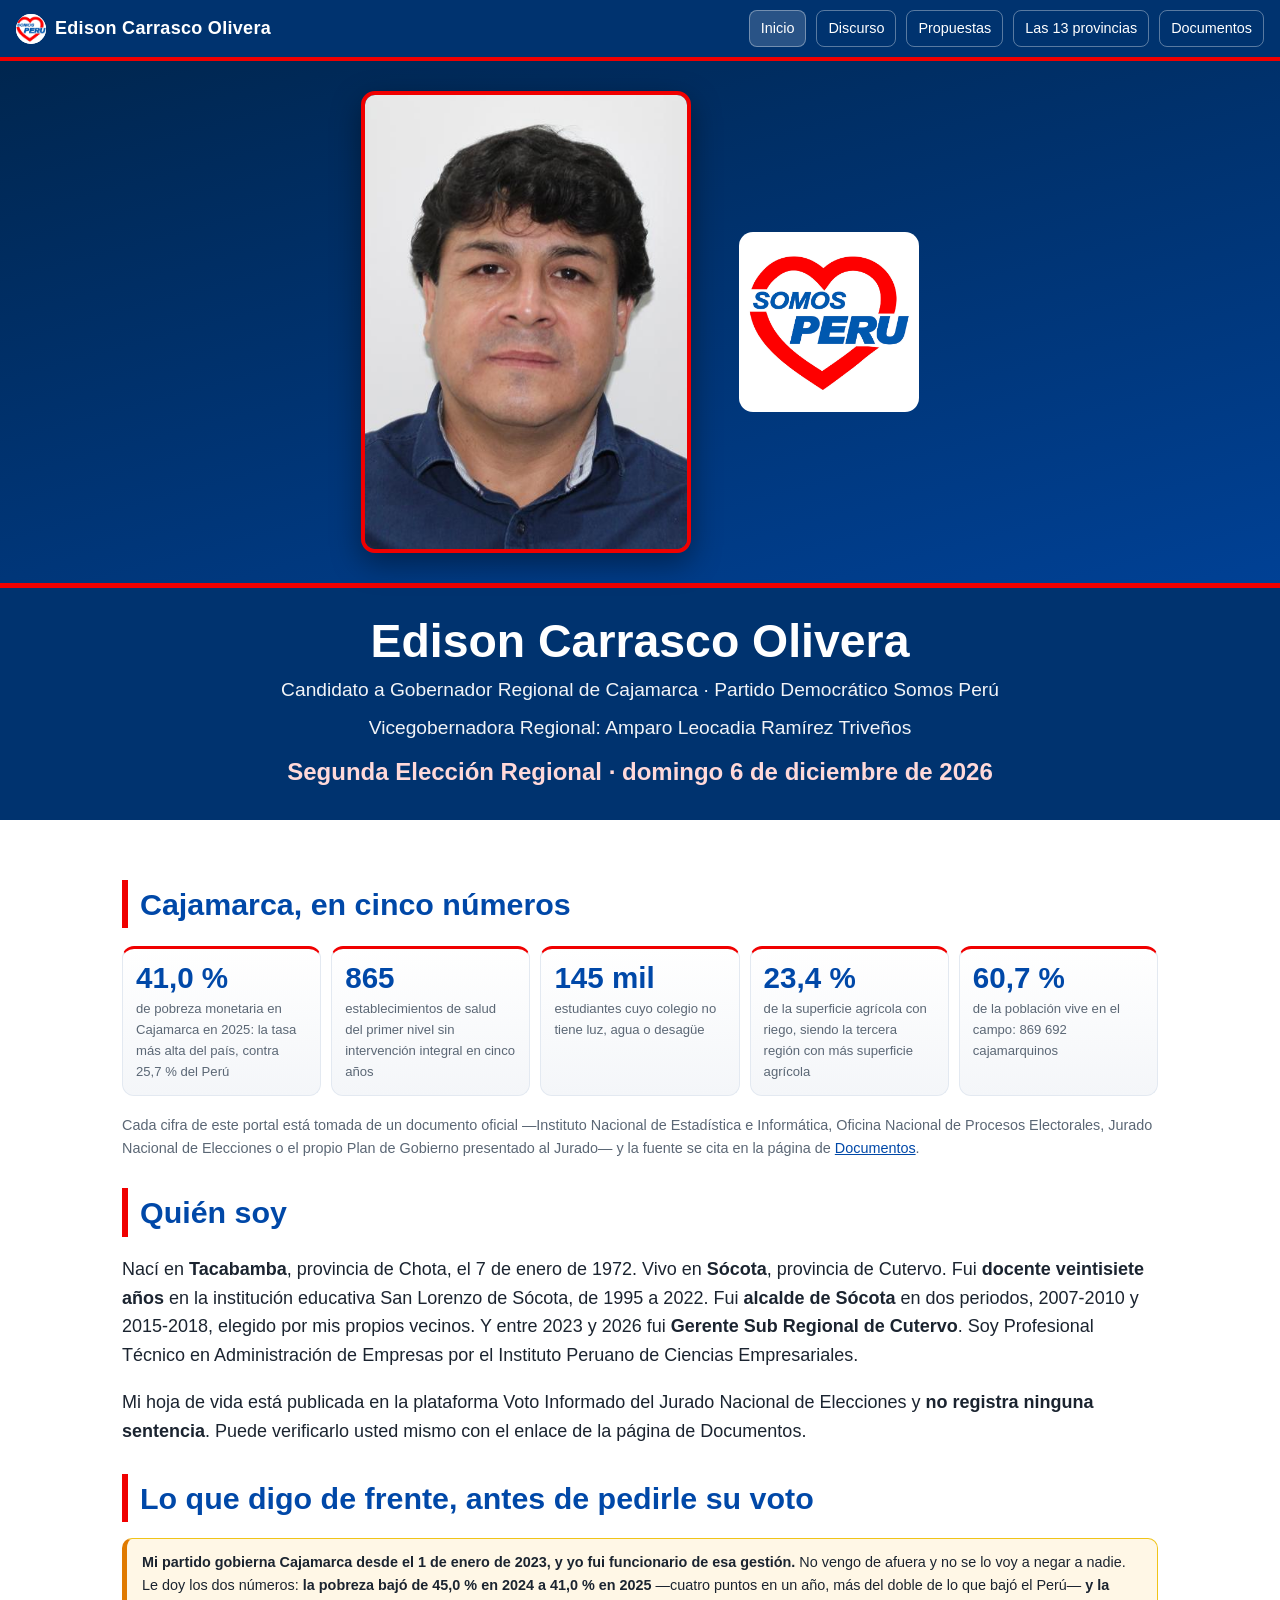
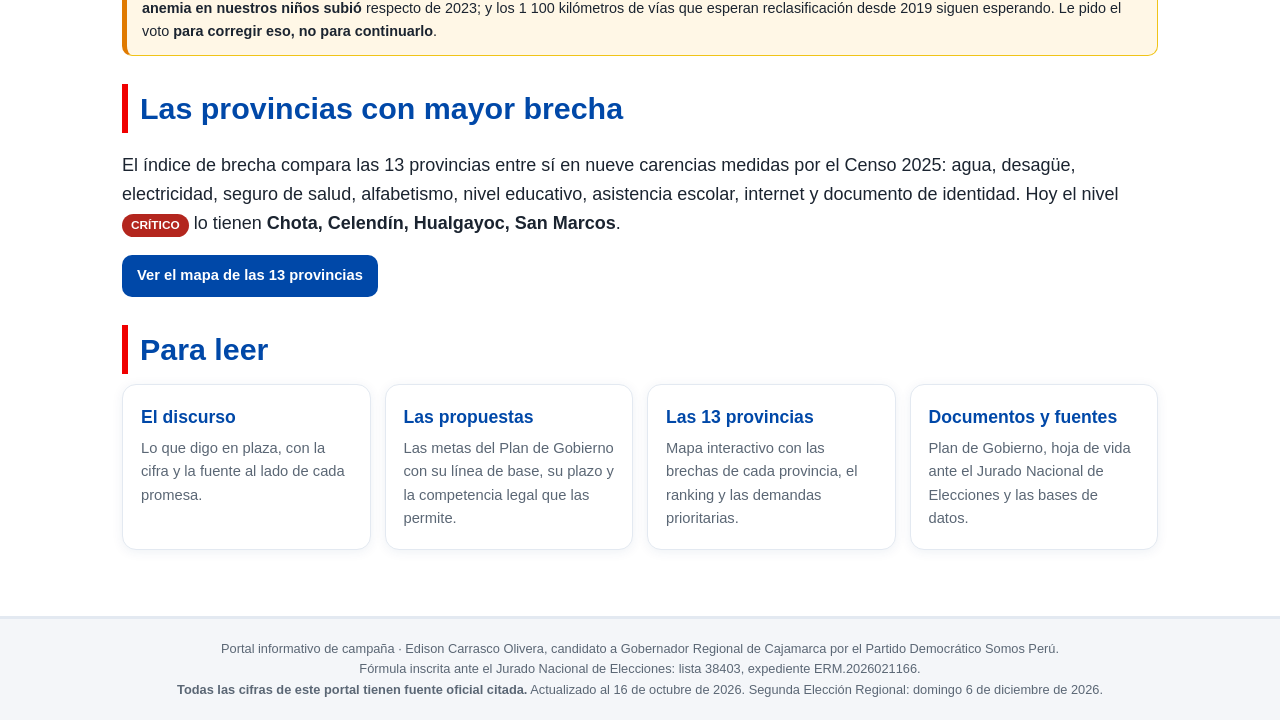
<file: index.html>
<!DOCTYPE html><html lang="es"><head><meta charset="utf-8"><meta name="viewport" content="width=device-width,initial-scale=1"><title>Edison Carrasco Olivera · Gobernador Regional de Cajamarca 2026</title><meta name="description" content="Candidato a Gobernador Regional de Cajamarca por el Partido Democrático Somos Perú. Segunda Elección Regional del 6 de diciembre de 2026. Propuestas con datos oficiales."><link rel="stylesheet" href="assets/estilo.css?v=1"></head><body><div class="nav"><a class="brand" href="index.html"><img src="img/logo_somos_peru.png" alt="Somos Perú">Edison Carrasco Olivera</a><a class="l on" href="index.html">Inicio</a><a class="l" href="discurso.html">Discurso</a><a class="l" href="ejes.html">Propuestas</a><a class="l" href="mapa.html">Las 13 provincias</a><a class="l" href="documentos.html">Documentos</a></div>
<div class="hero">
  <div class="ph">
    <img class="foto" src="img/carrasco_jne.jpg" alt="Edison Carrasco Olivera">
    <img class="logo" src="img/logo_somos_peru.png" alt="Partido Democrático Somos Perú">
  </div>
  <div class="ov">
    <h1>Edison Carrasco Olivera</h1>
    <p>Candidato a Gobernador Regional de Cajamarca · Partido Democrático Somos Perú</p>
    <p>Vicegobernadora Regional: Amparo Leocadia Ramírez Triveños</p>
    <div class="fecha">Segunda Elección Regional · domingo 6 de diciembre de 2026</div>
  </div>
</div>
<div class="wrap">
  <h2 class="sec">Cajamarca, en cinco números</h2>
  <div class="kpis"><div class="kpi"><b>41,0 %</b><small>de pobreza monetaria en Cajamarca en 2025: la tasa más alta del país, contra 25,7 % del Perú</small></div><div class="kpi"><b>865</b><small>establecimientos de salud del primer nivel sin intervención integral en cinco años</small></div><div class="kpi"><b>145 mil</b><small>estudiantes cuyo colegio no tiene luz, agua o desagüe</small></div><div class="kpi"><b>23,4 %</b><small>de la superficie agrícola con riego, siendo la tercera región con más superficie agrícola</small></div><div class="kpi"><b>60,7 %</b><small>de la población vive en el campo: 869 692 cajamarquinos</small></div></div>
  <p style="color:var(--muted);font-size:.9rem">Cada cifra de este portal está tomada de un documento oficial
  —Instituto Nacional de Estadística e Informática, Oficina Nacional de Procesos Electorales, Jurado Nacional de
  Elecciones o el propio Plan de Gobierno presentado al Jurado— y la fuente se cita en la página de
  <a href="documentos.html">Documentos</a>.</p>

  <h2 class="sec">Quién soy</h2>
  <p>Nací en <b>Tacabamba</b>, provincia de Chota, el 7 de enero de 1972. Vivo en <b>Sócota</b>, provincia de
  Cutervo. Fui <b>docente veintisiete años</b> en la institución educativa San Lorenzo de Sócota, de 1995 a 2022.
  Fui <b>alcalde de Sócota</b> en dos periodos, 2007-2010 y 2015-2018, elegido por mis propios vecinos. Y entre
  2023 y 2026 fui <b>Gerente Sub Regional de Cutervo</b>. Soy Profesional Técnico en Administración de Empresas
  por el Instituto Peruano de Ciencias Empresariales.</p>
  <p>Mi hoja de vida está publicada en la plataforma Voto Informado del Jurado Nacional de Elecciones y
  <b>no registra ninguna sentencia</b>. Puede verificarlo usted mismo con el enlace de la página de Documentos.</p>

  <h2 class="sec">Lo que digo de frente, antes de pedirle su voto</h2>
  <div class="aviso">
    <b>Mi partido gobierna Cajamarca desde el 1 de enero de 2023, y yo fui funcionario de esa gestión.</b>
    No vengo de afuera y no se lo voy a negar a nadie. Le doy los dos números:
    <b>la pobreza bajó de 45,0 % en 2024 a 41,0 % en 2025</b> —cuatro puntos en un año, más del doble de lo que
    bajó el Perú— <b>y la anemia en nuestros niños subió</b> respecto de 2023; y los 1 100 kilómetros de vías que
    esperan reclasificación desde 2019 siguen esperando. Le pido el voto <b>para corregir eso, no para
    continuarlo</b>.
  </div>

  <h2 class="sec">Las provincias con mayor brecha</h2>
  <p>El índice de brecha compara las 13 provincias entre sí en nueve carencias medidas por el Censo 2025: agua,
  desagüe, electricidad, seguro de salud, alfabetismo, nivel educativo, asistencia escolar, internet y documento
  de identidad. Hoy el nivel <span class="badge CRITICO">CRÍTICO</span> lo tienen
  <b>Chota, Celendín, Hualgayoc, San Marcos</b>.</p>
  <div class="btns"><a class="btn" href="mapa.html">Ver el mapa de las 13 provincias</a></div>

  <h2 class="sec">Para leer</h2>
  <div class="cards">
    <a class="card" href="discurso.html"><h3>El discurso</h3>
      <p>Lo que digo en plaza, con la cifra y la fuente al lado de cada promesa.</p></a>
    <a class="card" href="ejes.html"><h3>Las propuestas</h3>
      <p>Las metas del Plan de Gobierno con su línea de base, su plazo y la competencia legal que las permite.</p></a>
    <a class="card" href="mapa.html"><h3>Las 13 provincias</h3>
      <p>Mapa interactivo con las brechas de cada provincia, el ranking y las demandas prioritarias.</p></a>
    <a class="card" href="documentos.html"><h3>Documentos y fuentes</h3>
      <p>Plan de Gobierno, hoja de vida ante el Jurado Nacional de Elecciones y las bases de datos.</p></a>
  </div>
</div><footer>Portal informativo de campaña · Edison Carrasco Olivera, candidato a Gobernador Regional de Cajamarca por el Partido Democrático Somos Perú.<br>Fórmula inscrita ante el Jurado Nacional de Elecciones: lista 38403, expediente ERM.2026021166.<br><b>Todas las cifras de este portal tienen fuente oficial citada.</b> Actualizado al 16 de octubre de 2026. Segunda Elección Regional: domingo 6 de diciembre de 2026.</footer></body></html>
</file>
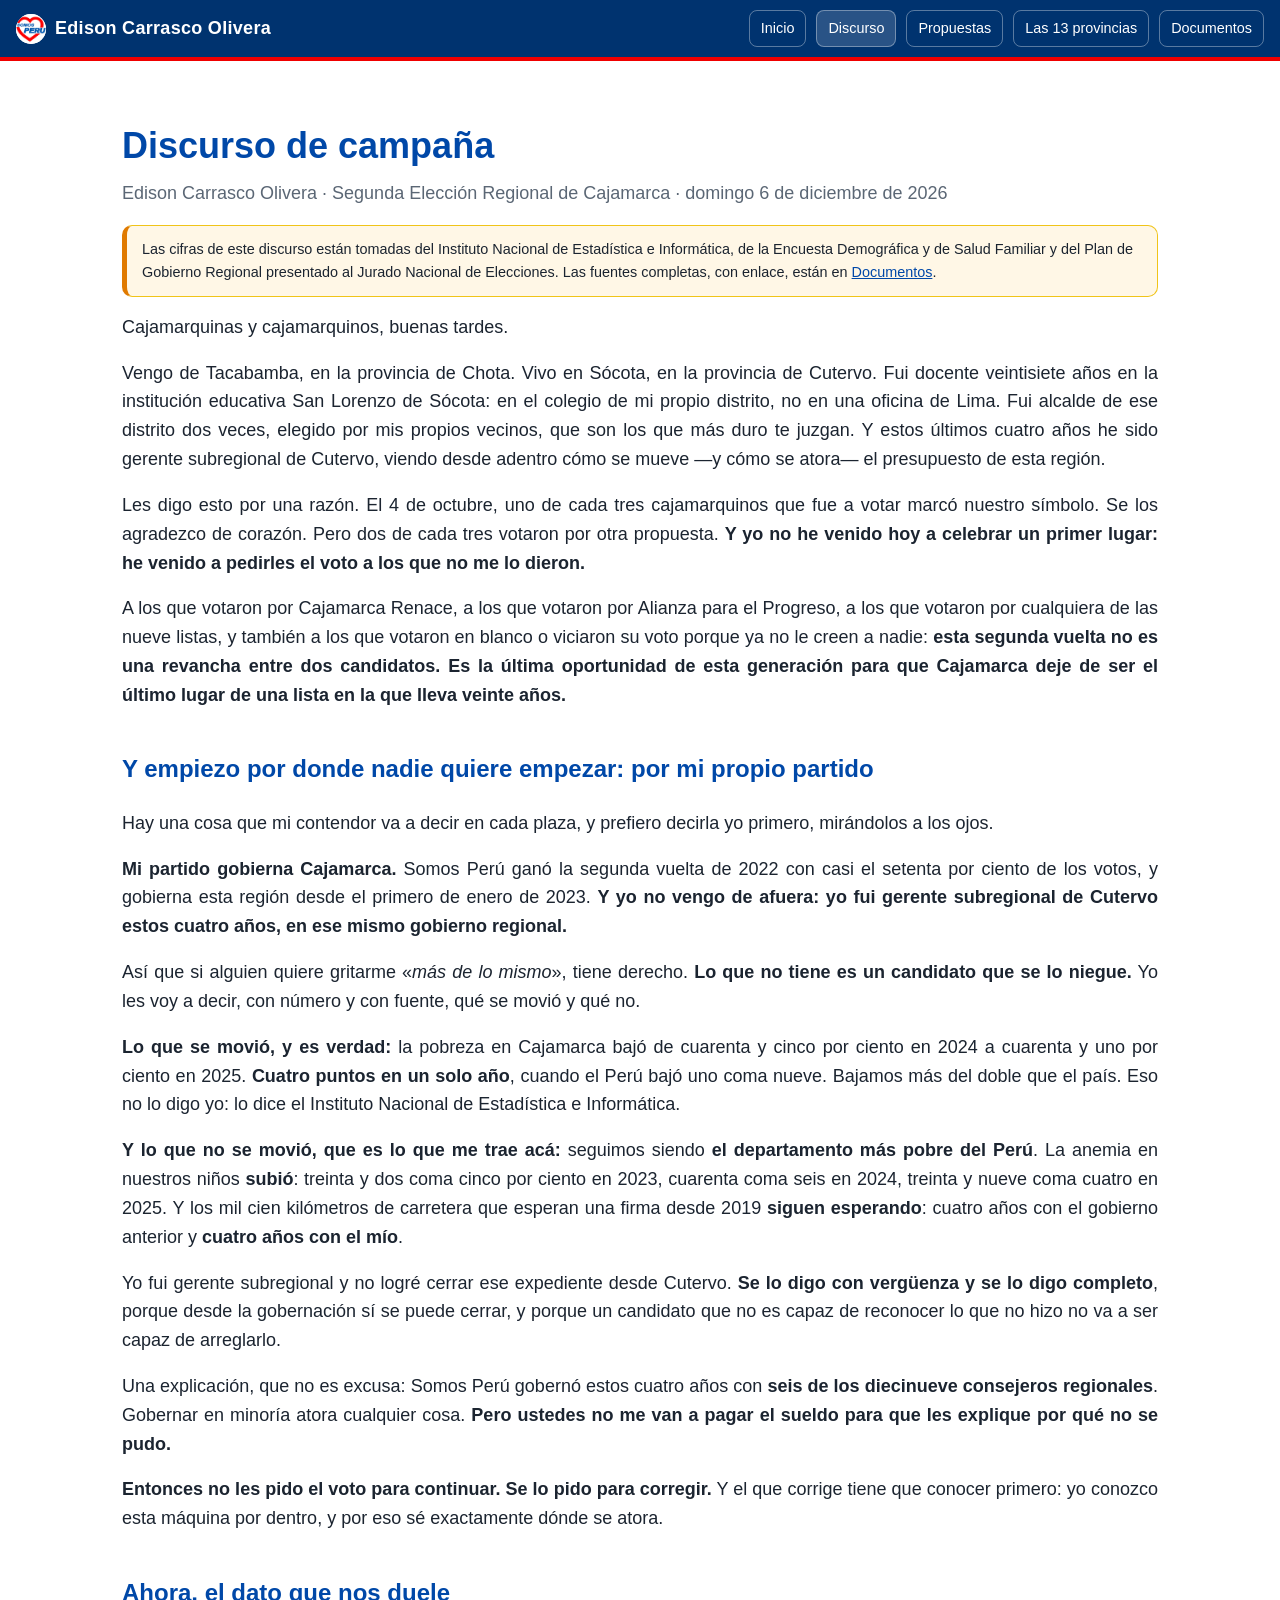
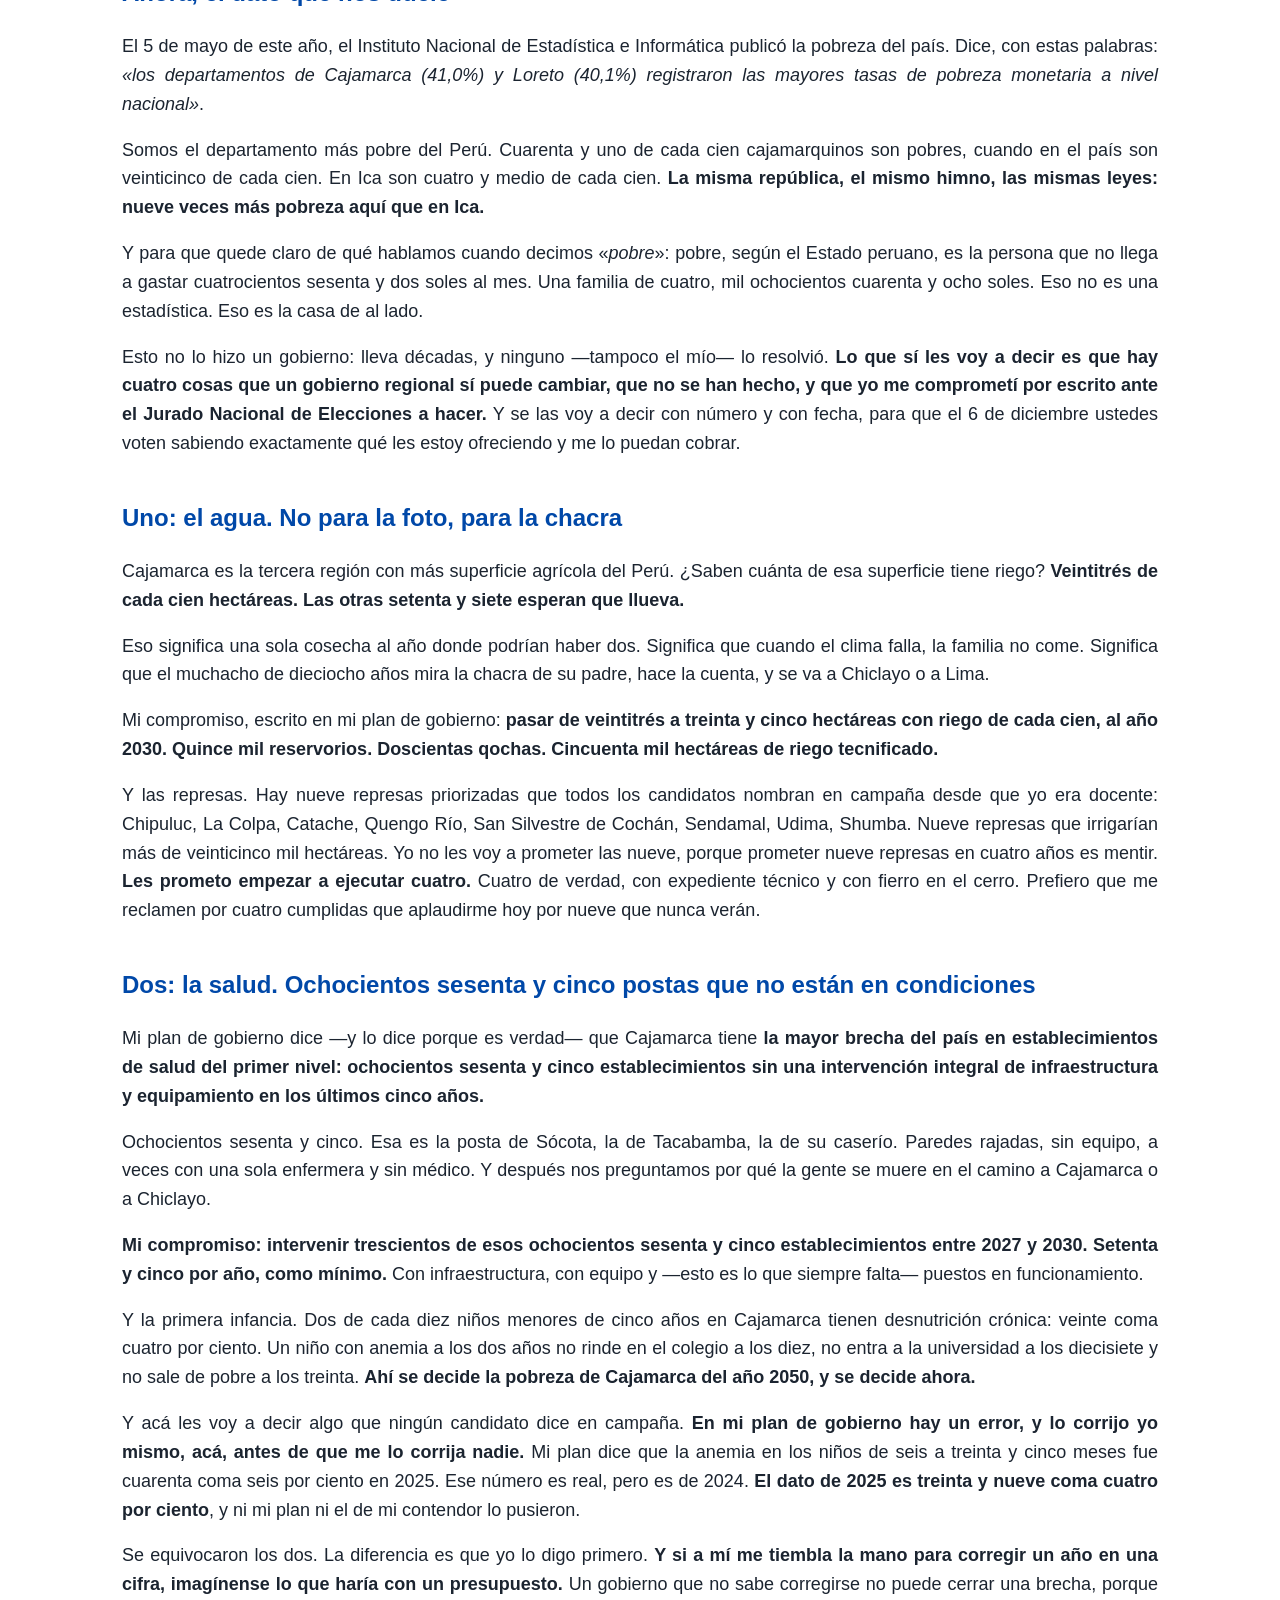
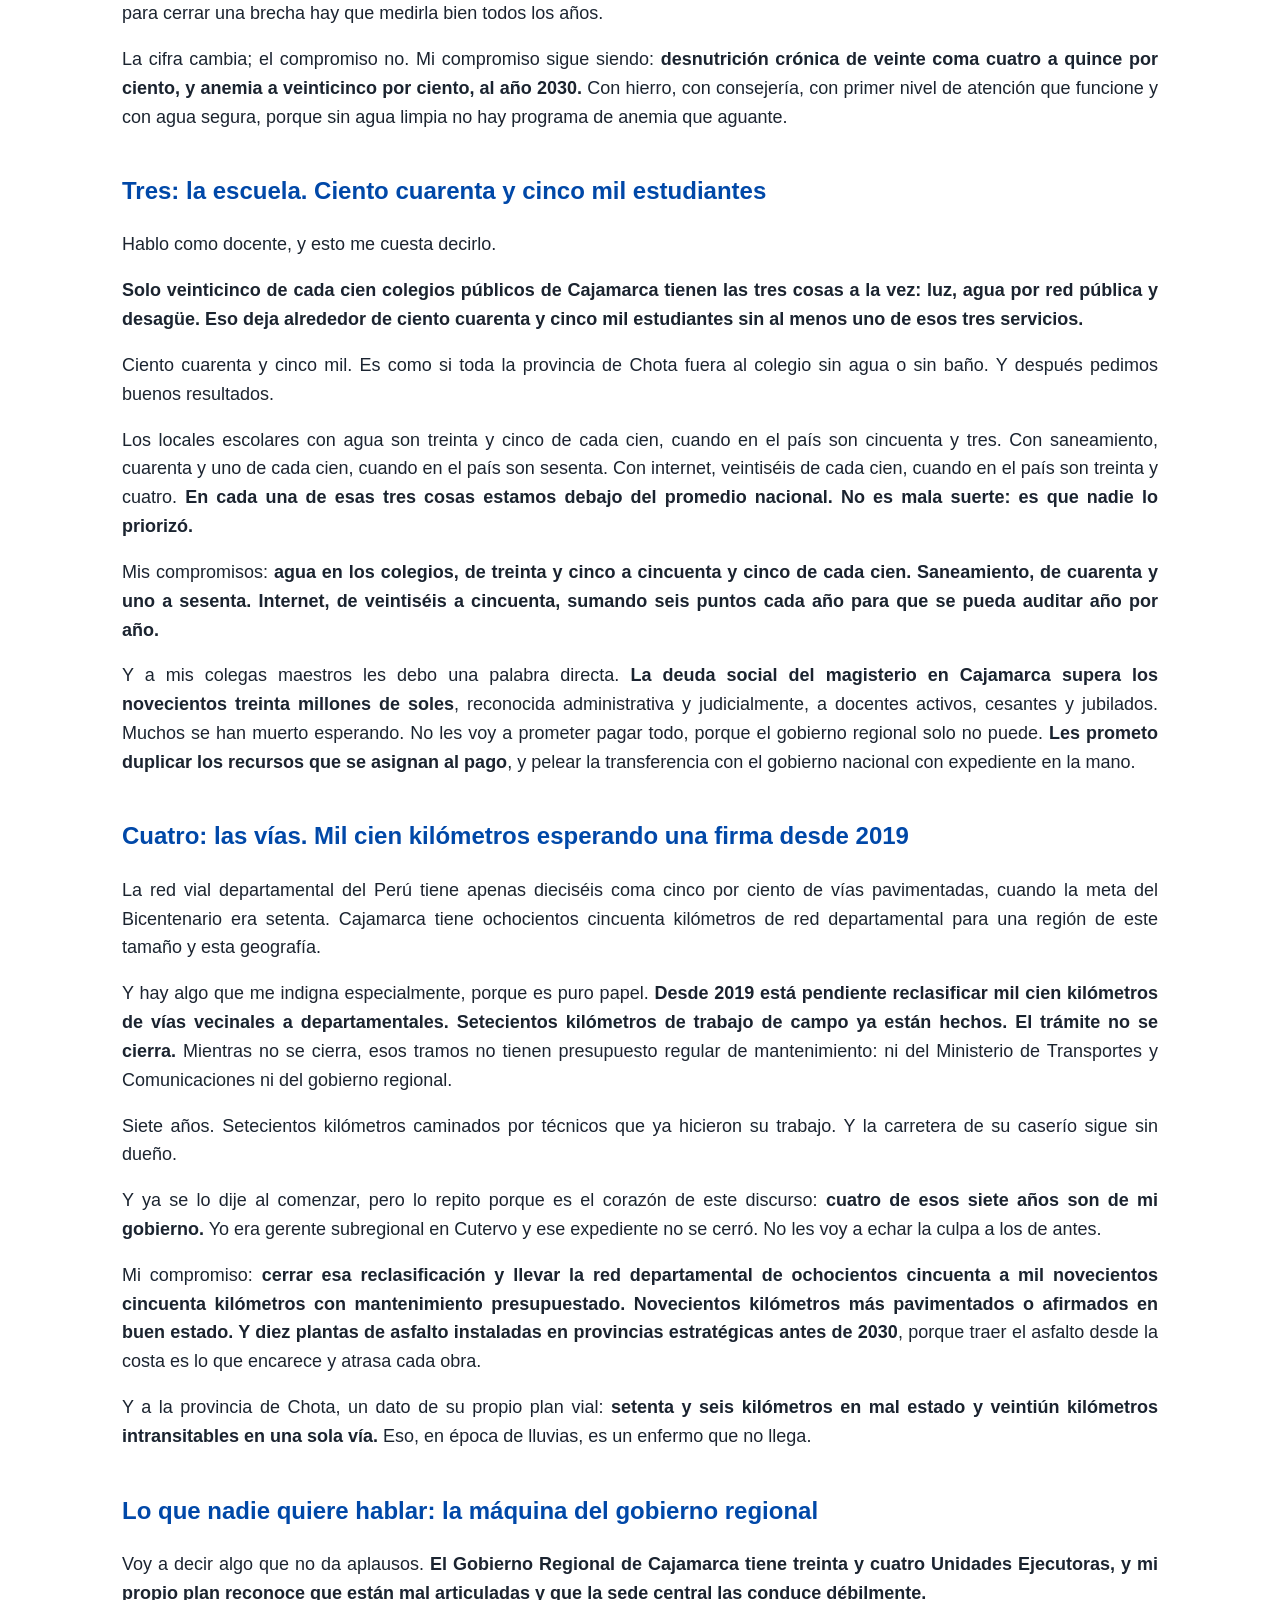
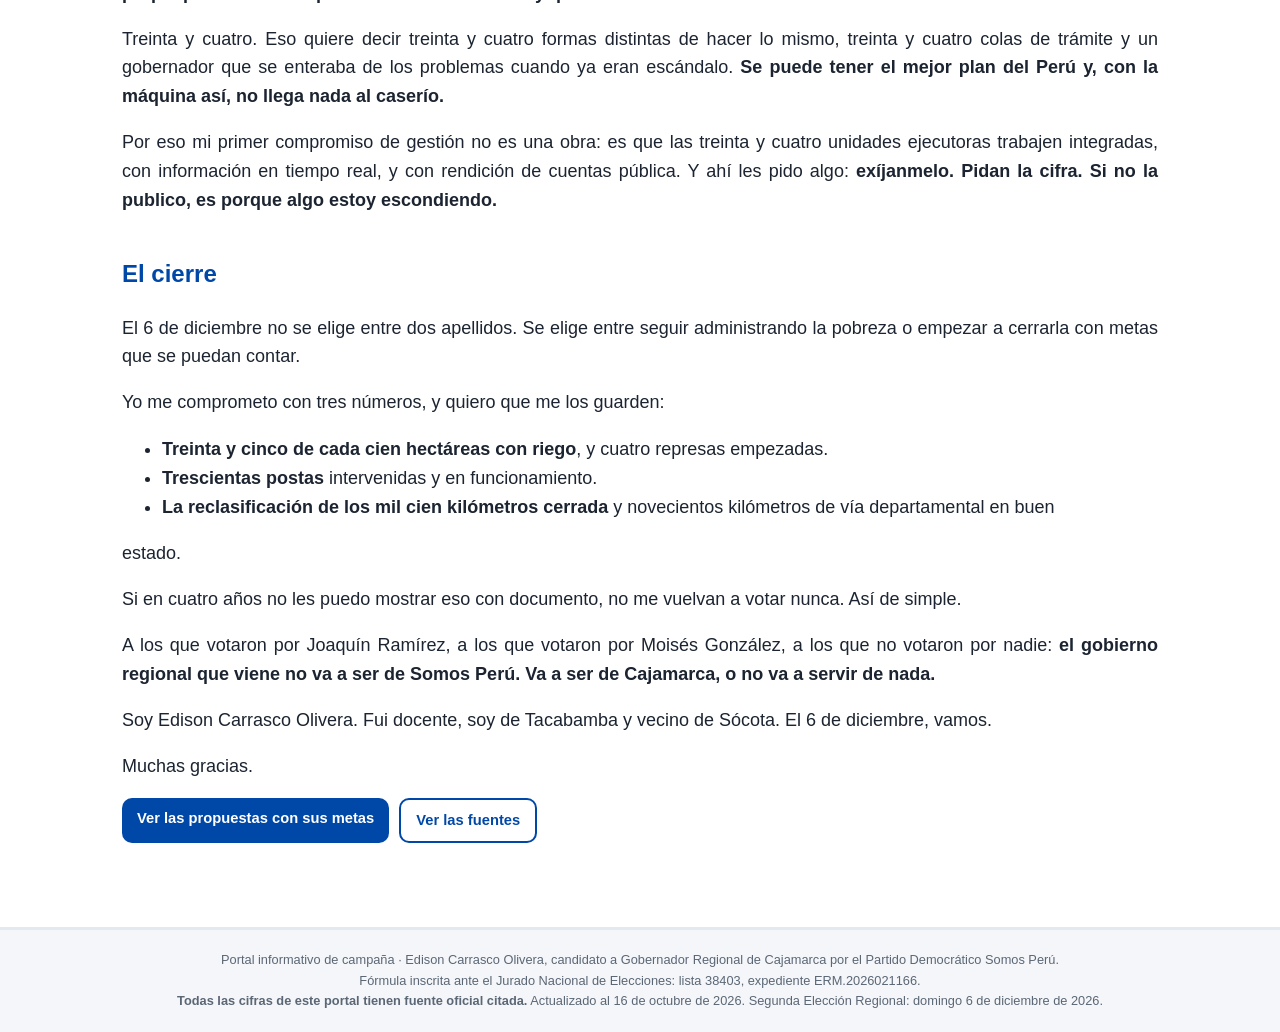
<file: discurso.html>
<!DOCTYPE html><html lang="es"><head><meta charset="utf-8"><meta name="viewport" content="width=device-width,initial-scale=1"><title>Discurso · Edison Carrasco Olivera · Cajamarca 2026</title><meta name="description" content="Discurso de campaña con datos oficiales verificables de Cajamarca."><link rel="stylesheet" href="assets/estilo.css?v=1"></head><body><div class="nav"><a class="brand" href="index.html"><img src="img/logo_somos_peru.png" alt="Somos Perú">Edison Carrasco Olivera</a><a class="l" href="index.html">Inicio</a><a class="l on" href="discurso.html">Discurso</a><a class="l" href="ejes.html">Propuestas</a><a class="l" href="mapa.html">Las 13 provincias</a><a class="l" href="documentos.html">Documentos</a></div>
<div class="wrap doc">
  <h1 style="color:var(--azul);margin-bottom:4px">Discurso de campaña</h1>
  <p style="color:var(--muted);margin-top:0">Edison Carrasco Olivera · Segunda Elección Regional de Cajamarca ·
  domingo 6 de diciembre de 2026</p>
  <div class="aviso">Las cifras de este discurso están tomadas del Instituto Nacional de Estadística e
  Informática, de la Encuesta Demográfica y de Salud Familiar y del Plan de Gobierno Regional presentado al
  Jurado Nacional de Elecciones. Las fuentes completas, con enlace, están en
  <a href="documentos.html">Documentos</a>.</div>
  <p>Cajamarquinas y cajamarquinos, buenas tardes.</p><p>Vengo de Tacabamba, en la provincia de Chota. Vivo en Sócota, en la provincia de Cutervo. Fui docente veintisiete años en la institución educativa San Lorenzo de Sócota: en el colegio de mi propio distrito, no en una oficina de Lima. Fui alcalde de ese distrito dos veces, elegido por mis propios vecinos, que son los que más duro te juzgan. Y estos últimos cuatro años he sido gerente subregional de Cutervo, viendo desde adentro cómo se mueve —y cómo se atora— el presupuesto de esta región.</p><p>Les digo esto por una razón. El 4 de octubre, uno de cada tres cajamarquinos que fue a votar marcó nuestro símbolo. Se los agradezco de corazón. Pero dos de cada tres votaron por otra propuesta. <b>Y yo no he venido hoy a celebrar un primer lugar: he venido a pedirles el voto a los que no me lo dieron.</b></p><p>A los que votaron por Cajamarca Renace, a los que votaron por Alianza para el Progreso, a los que votaron por cualquiera de las nueve listas, y también a los que votaron en blanco o viciaron su voto porque ya no le creen a nadie: <b>esta segunda vuelta no es una revancha entre dos candidatos. Es la última oportunidad de esta generación para que Cajamarca deje de ser el último lugar de una lista en la que lleva veinte años.</b></p><h2>Y empiezo por donde nadie quiere empezar: por mi propio partido</h2><p>Hay una cosa que mi contendor va a decir en cada plaza, y prefiero decirla yo primero, mirándolos a los ojos.</p><p><b>Mi partido gobierna Cajamarca.</b> Somos Perú ganó la segunda vuelta de 2022 con casi el setenta por ciento de los votos, y gobierna esta región desde el primero de enero de 2023. <b>Y yo no vengo de afuera: yo fui gerente subregional de Cutervo estos cuatro años, en ese mismo gobierno regional.</b></p><p>Así que si alguien quiere gritarme «<i>más de lo mismo</i>», tiene derecho. <b>Lo que no tiene es un candidato que se lo niegue.</b> Yo les voy a decir, con número y con fuente, qué se movió y qué no.</p><p><b>Lo que se movió, y es verdad:</b> la pobreza en Cajamarca bajó de cuarenta y cinco por ciento en 2024 a cuarenta y uno por ciento en 2025. <b>Cuatro puntos en un solo año</b>, cuando el Perú bajó uno coma nueve. Bajamos más del doble que el país. Eso no lo digo yo: lo dice el Instituto Nacional de Estadística e Informática.</p><p><b>Y lo que no se movió, que es lo que me trae acá:</b> seguimos siendo <b>el departamento más pobre del Perú</b>. La anemia en nuestros niños <b>subió</b>: treinta y dos coma cinco por ciento en 2023, cuarenta coma seis en 2024, treinta y nueve coma cuatro en 2025. Y los mil cien kilómetros de carretera que esperan una firma desde 2019 <b>siguen esperando</b>: cuatro años con el gobierno anterior y <b>cuatro años con el mío</b>.</p><p>Yo fui gerente subregional y no logré cerrar ese expediente desde Cutervo. <b>Se lo digo con vergüenza y se lo digo completo</b>, porque desde la gobernación sí se puede cerrar, y porque un candidato que no es capaz de reconocer lo que no hizo no va a ser capaz de arreglarlo.</p><p>Una explicación, que no es excusa: Somos Perú gobernó estos cuatro años con <b>seis de los diecinueve consejeros regionales</b>. Gobernar en minoría atora cualquier cosa. <b>Pero ustedes no me van a pagar el sueldo para que les explique por qué no se pudo.</b></p><p><b>Entonces no les pido el voto para continuar. Se lo pido para corregir.</b> Y el que corrige tiene que conocer primero: yo conozco esta máquina por dentro, y por eso sé exactamente dónde se atora.</p><h2>Ahora, el dato que nos duele</h2><p>El 5 de mayo de este año, el Instituto Nacional de Estadística e Informática publicó la pobreza del país. Dice, con estas palabras: <i>«<i>los departamentos de Cajamarca (41,0%) y Loreto (40,1%) registraron las mayores tasas de pobreza monetaria a nivel nacional</i>»</i>.</p><p>Somos el departamento más pobre del Perú. Cuarenta y uno de cada cien cajamarquinos son pobres, cuando en el país son veinticinco de cada cien. En Ica son cuatro y medio de cada cien. <b>La misma república, el mismo himno, las mismas leyes: nueve veces más pobreza aquí que en Ica.</b></p><p>Y para que quede claro de qué hablamos cuando decimos «<i>pobre</i>»: pobre, según el Estado peruano, es la persona que no llega a gastar cuatrocientos sesenta y dos soles al mes. Una familia de cuatro, mil ochocientos cuarenta y ocho soles. Eso no es una estadística. Eso es la casa de al lado.</p><p>Esto no lo hizo un gobierno: lleva décadas, y ninguno —tampoco el mío— lo resolvió. <b>Lo que sí les voy a decir es que hay cuatro cosas que un gobierno regional sí puede cambiar, que no se han hecho, y que yo me comprometí por escrito ante el Jurado Nacional de Elecciones a hacer.</b> Y se las voy a decir con número y con fecha, para que el 6 de diciembre ustedes voten sabiendo exactamente qué les estoy ofreciendo y me lo puedan cobrar.</p><h2>Uno: el agua. No para la foto, para la chacra</h2><p>Cajamarca es la tercera región con más superficie agrícola del Perú. ¿Saben cuánta de esa superficie tiene riego? <b>Veintitrés de cada cien hectáreas. Las otras setenta y siete esperan que llueva.</b></p><p>Eso significa una sola cosecha al año donde podrían haber dos. Significa que cuando el clima falla, la familia no come. Significa que el muchacho de dieciocho años mira la chacra de su padre, hace la cuenta, y se va a Chiclayo o a Lima.</p><p>Mi compromiso, escrito en mi plan de gobierno: <b>pasar de veintitrés a treinta y cinco hectáreas con riego de cada cien, al año 2030. Quince mil reservorios. Doscientas qochas. Cincuenta mil hectáreas de riego tecnificado.</b></p><p>Y las represas. Hay nueve represas priorizadas que todos los candidatos nombran en campaña desde que yo era docente: Chipuluc, La Colpa, Catache, Quengo Río, San Silvestre de Cochán, Sendamal, Udima, Shumba. Nueve represas que irrigarían más de veinticinco mil hectáreas. Yo no les voy a prometer las nueve, porque prometer nueve represas en cuatro años es mentir. <b>Les prometo empezar a ejecutar cuatro.</b> Cuatro de verdad, con expediente técnico y con fierro en el cerro. Prefiero que me reclamen por cuatro cumplidas que aplaudirme hoy por nueve que nunca verán.</p><h2>Dos: la salud. Ochocientos sesenta y cinco postas que no están en condiciones</h2><p>Mi plan de gobierno dice —y lo dice porque es verdad— que Cajamarca tiene <b>la mayor brecha del país en establecimientos de salud del primer nivel: ochocientos sesenta y cinco establecimientos sin una intervención integral de infraestructura y equipamiento en los últimos cinco años.</b></p><p>Ochocientos sesenta y cinco. Esa es la posta de Sócota, la de Tacabamba, la de su caserío. Paredes rajadas, sin equipo, a veces con una sola enfermera y sin médico. Y después nos preguntamos por qué la gente se muere en el camino a Cajamarca o a Chiclayo.</p><p><b>Mi compromiso: intervenir trescientos de esos ochocientos sesenta y cinco establecimientos entre 2027 y 2030. Setenta y cinco por año, como mínimo.</b> Con infraestructura, con equipo y —esto es lo que siempre falta— puestos en funcionamiento.</p><p>Y la primera infancia. Dos de cada diez niños menores de cinco años en Cajamarca tienen desnutrición crónica: veinte coma cuatro por ciento. Un niño con anemia a los dos años no rinde en el colegio a los diez, no entra a la universidad a los diecisiete y no sale de pobre a los treinta. <b>Ahí se decide la pobreza de Cajamarca del año 2050, y se decide ahora.</b></p><p>Y acá les voy a decir algo que ningún candidato dice en campaña. <b>En mi plan de gobierno hay un error, y lo corrijo yo mismo, acá, antes de que me lo corrija nadie.</b> Mi plan dice que la anemia en los niños de seis a treinta y cinco meses fue cuarenta coma seis por ciento en 2025. Ese número es real, pero es de 2024. <b>El dato de 2025 es treinta y nueve coma cuatro por ciento</b>, y ni mi plan ni el de mi contendor lo pusieron.</p><p>Se equivocaron los dos. La diferencia es que yo lo digo primero. <b>Y si a mí me tiembla la mano para corregir un año en una cifra, imagínense lo que haría con un presupuesto.</b> Un gobierno que no sabe corregirse no puede cerrar una brecha, porque para cerrar una brecha hay que medirla bien todos los años.</p><p>La cifra cambia; el compromiso no. Mi compromiso sigue siendo: <b>desnutrición crónica de veinte coma cuatro a quince por ciento, y anemia a veinticinco por ciento, al año 2030.</b> Con hierro, con consejería, con primer nivel de atención que funcione y con agua segura, porque sin agua limpia no hay programa de anemia que aguante.</p><h2>Tres: la escuela. Ciento cuarenta y cinco mil estudiantes</h2><p>Hablo como docente, y esto me cuesta decirlo.</p><p><b>Solo veinticinco de cada cien colegios públicos de Cajamarca tienen las tres cosas a la vez: luz, agua por red pública y desagüe. Eso deja alrededor de ciento cuarenta y cinco mil estudiantes sin al menos uno de esos tres servicios.</b></p><p>Ciento cuarenta y cinco mil. Es como si toda la provincia de Chota fuera al colegio sin agua o sin baño. Y después pedimos buenos resultados.</p><p>Los locales escolares con agua son treinta y cinco de cada cien, cuando en el país son cincuenta y tres. Con saneamiento, cuarenta y uno de cada cien, cuando en el país son sesenta. Con internet, veintiséis de cada cien, cuando en el país son treinta y cuatro. <b>En cada una de esas tres cosas estamos debajo del promedio nacional. No es mala suerte: es que nadie lo priorizó.</b></p><p>Mis compromisos: <b>agua en los colegios, de treinta y cinco a cincuenta y cinco de cada cien. Saneamiento, de cuarenta y uno a sesenta. Internet, de veintiséis a cincuenta, sumando seis puntos cada año para que se pueda auditar año por año.</b></p><p>Y a mis colegas maestros les debo una palabra directa. <b>La deuda social del magisterio en Cajamarca supera los novecientos treinta millones de soles</b>, reconocida administrativa y judicialmente, a docentes activos, cesantes y jubilados. Muchos se han muerto esperando. No les voy a prometer pagar todo, porque el gobierno regional solo no puede. <b>Les prometo duplicar los recursos que se asignan al pago</b>, y pelear la transferencia con el gobierno nacional con expediente en la mano.</p><h2>Cuatro: las vías. Mil cien kilómetros esperando una firma desde 2019</h2><p>La red vial departamental del Perú tiene apenas dieciséis coma cinco por ciento de vías pavimentadas, cuando la meta del Bicentenario era setenta. Cajamarca tiene ochocientos cincuenta kilómetros de red departamental para una región de este tamaño y esta geografía.</p><p>Y hay algo que me indigna especialmente, porque es puro papel. <b>Desde 2019 está pendiente reclasificar mil cien kilómetros de vías vecinales a departamentales. Setecientos kilómetros de trabajo de campo ya están hechos. El trámite no se cierra.</b> Mientras no se cierra, esos tramos no tienen presupuesto regular de mantenimiento: ni del Ministerio de Transportes y Comunicaciones ni del gobierno regional.</p><p>Siete años. Setecientos kilómetros caminados por técnicos que ya hicieron su trabajo. Y la carretera de su caserío sigue sin dueño.</p><p>Y ya se lo dije al comenzar, pero lo repito porque es el corazón de este discurso: <b>cuatro de esos siete años son de mi gobierno.</b> Yo era gerente subregional en Cutervo y ese expediente no se cerró. No les voy a echar la culpa a los de antes.</p><p>Mi compromiso: <b>cerrar esa reclasificación y llevar la red departamental de ochocientos cincuenta a mil novecientos cincuenta kilómetros con mantenimiento presupuestado. Novecientos kilómetros más pavimentados o afirmados en buen estado. Y diez plantas de asfalto instaladas en provincias estratégicas antes de 2030</b>, porque traer el asfalto desde la costa es lo que encarece y atrasa cada obra.</p><p>Y a la provincia de Chota, un dato de su propio plan vial: <b>setenta y seis kilómetros en mal estado y veintiún kilómetros intransitables en una sola vía.</b> Eso, en época de lluvias, es un enfermo que no llega.</p><h2>Lo que nadie quiere hablar: la máquina del gobierno regional</h2><p>Voy a decir algo que no da aplausos. <b>El Gobierno Regional de Cajamarca tiene treinta y cuatro Unidades Ejecutoras, y mi propio plan reconoce que están mal articuladas y que la sede central las conduce débilmente.</b></p><p>Treinta y cuatro. Eso quiere decir treinta y cuatro formas distintas de hacer lo mismo, treinta y cuatro colas de trámite y un gobernador que se enteraba de los problemas cuando ya eran escándalo. <b>Se puede tener el mejor plan del Perú y, con la máquina así, no llega nada al caserío.</b></p><p>Por eso mi primer compromiso de gestión no es una obra: es que las treinta y cuatro unidades ejecutoras trabajen integradas, con información en tiempo real, y con rendición de cuentas pública. Y ahí les pido algo: <b>exíjanmelo. Pidan la cifra. Si no la publico, es porque algo estoy escondiendo.</b></p><h2>El cierre</h2><p>El 6 de diciembre no se elige entre dos apellidos. Se elige entre seguir administrando la pobreza o empezar a cerrarla con metas que se puedan contar.</p><p>Yo me comprometo con tres números, y quiero que me los guarden:</p><ul><li><b>Treinta y cinco de cada cien hectáreas con riego</b>, y cuatro represas empezadas.</li><li><b>Trescientas postas</b> intervenidas y en funcionamiento.</li><li><b>La reclasificación de los mil cien kilómetros cerrada</b> y novecientos kilómetros de vía departamental en buen</li></ul><p>  estado.</p><p>Si en cuatro años no les puedo mostrar eso con documento, no me vuelvan a votar nunca. Así de simple.</p><p>A los que votaron por Joaquín Ramírez, a los que votaron por Moisés González, a los que no votaron por nadie: <b>el gobierno regional que viene no va a ser de Somos Perú. Va a ser de Cajamarca, o no va a servir de nada.</b></p><p>Soy Edison Carrasco Olivera. Fui docente, soy de Tacabamba y vecino de Sócota. El 6 de diciembre, vamos.</p><p>Muchas gracias.</p>
  <div class="btns"><a class="btn" href="ejes.html">Ver las propuestas con sus metas</a>
  <a class="btn o" href="documentos.html">Ver las fuentes</a></div>
</div><footer>Portal informativo de campaña · Edison Carrasco Olivera, candidato a Gobernador Regional de Cajamarca por el Partido Democrático Somos Perú.<br>Fórmula inscrita ante el Jurado Nacional de Elecciones: lista 38403, expediente ERM.2026021166.<br><b>Todas las cifras de este portal tienen fuente oficial citada.</b> Actualizado al 16 de octubre de 2026. Segunda Elección Regional: domingo 6 de diciembre de 2026.</footer></body></html>
</file>
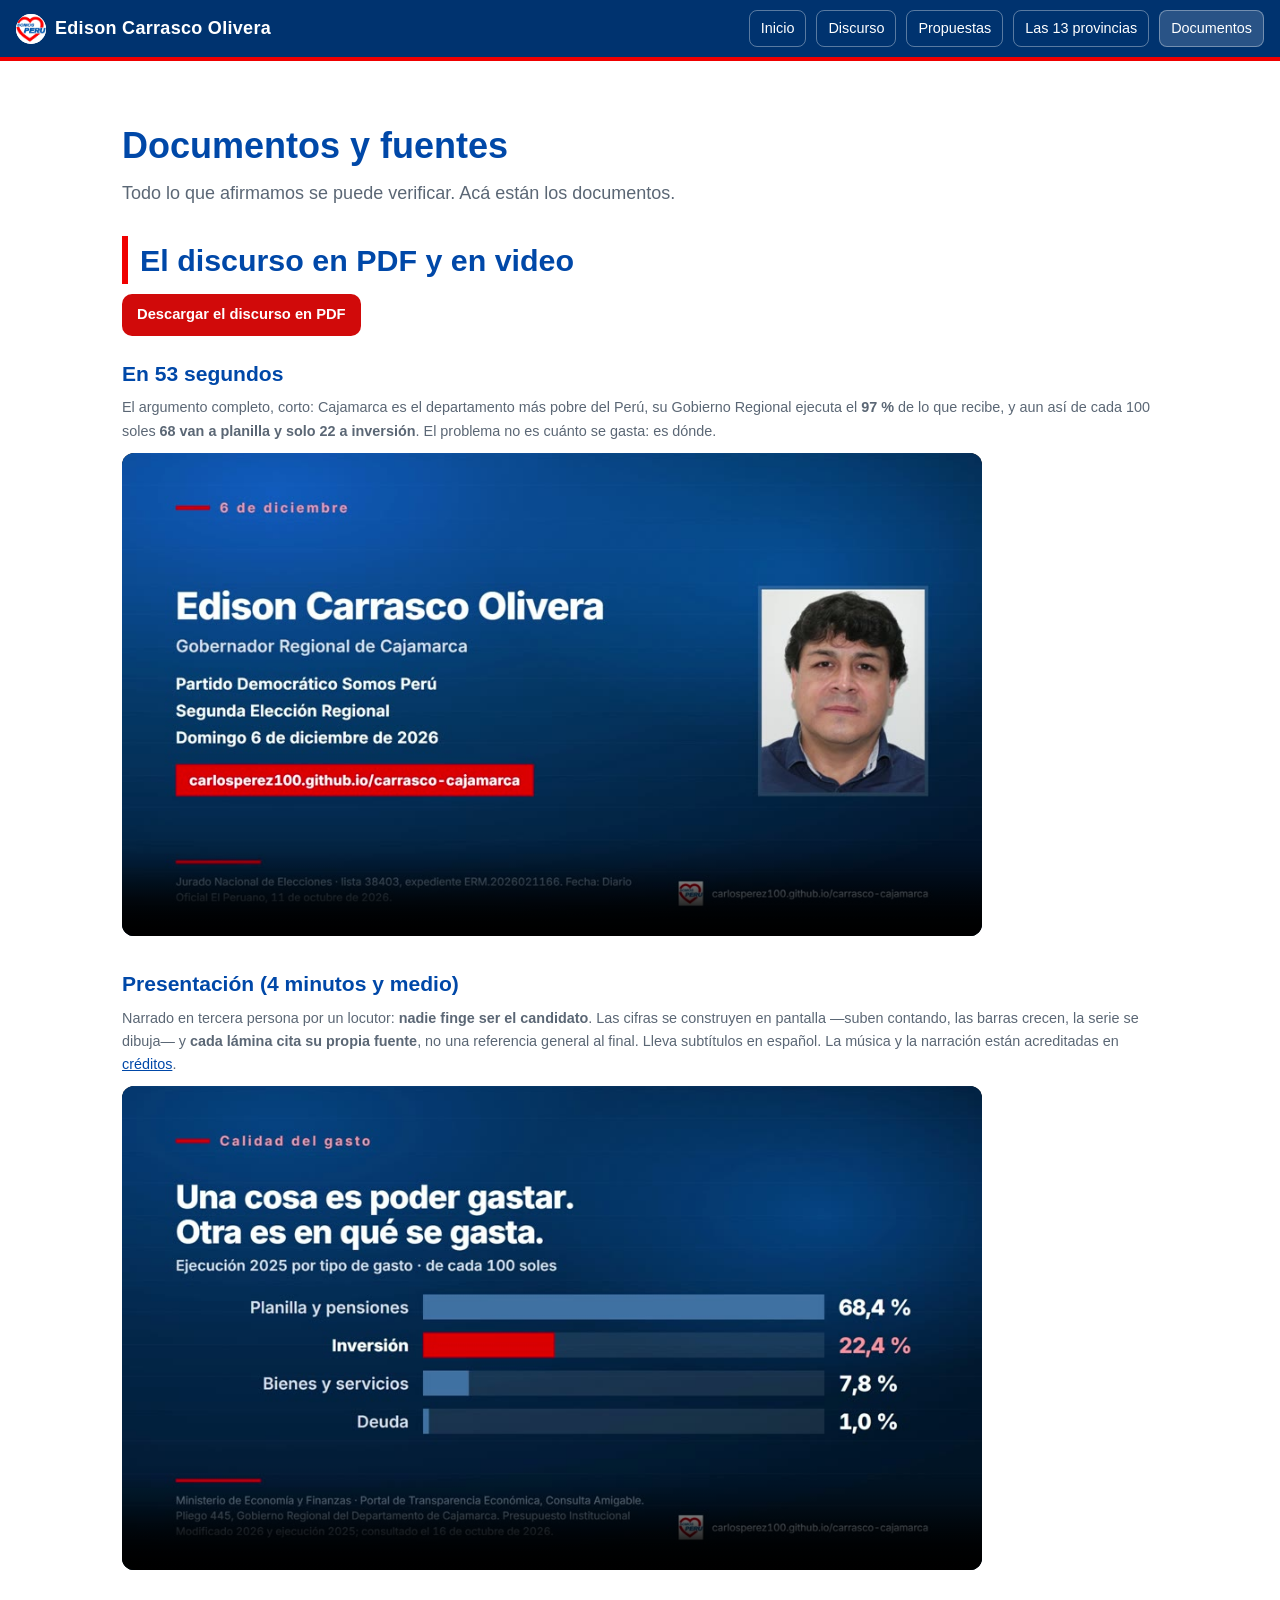
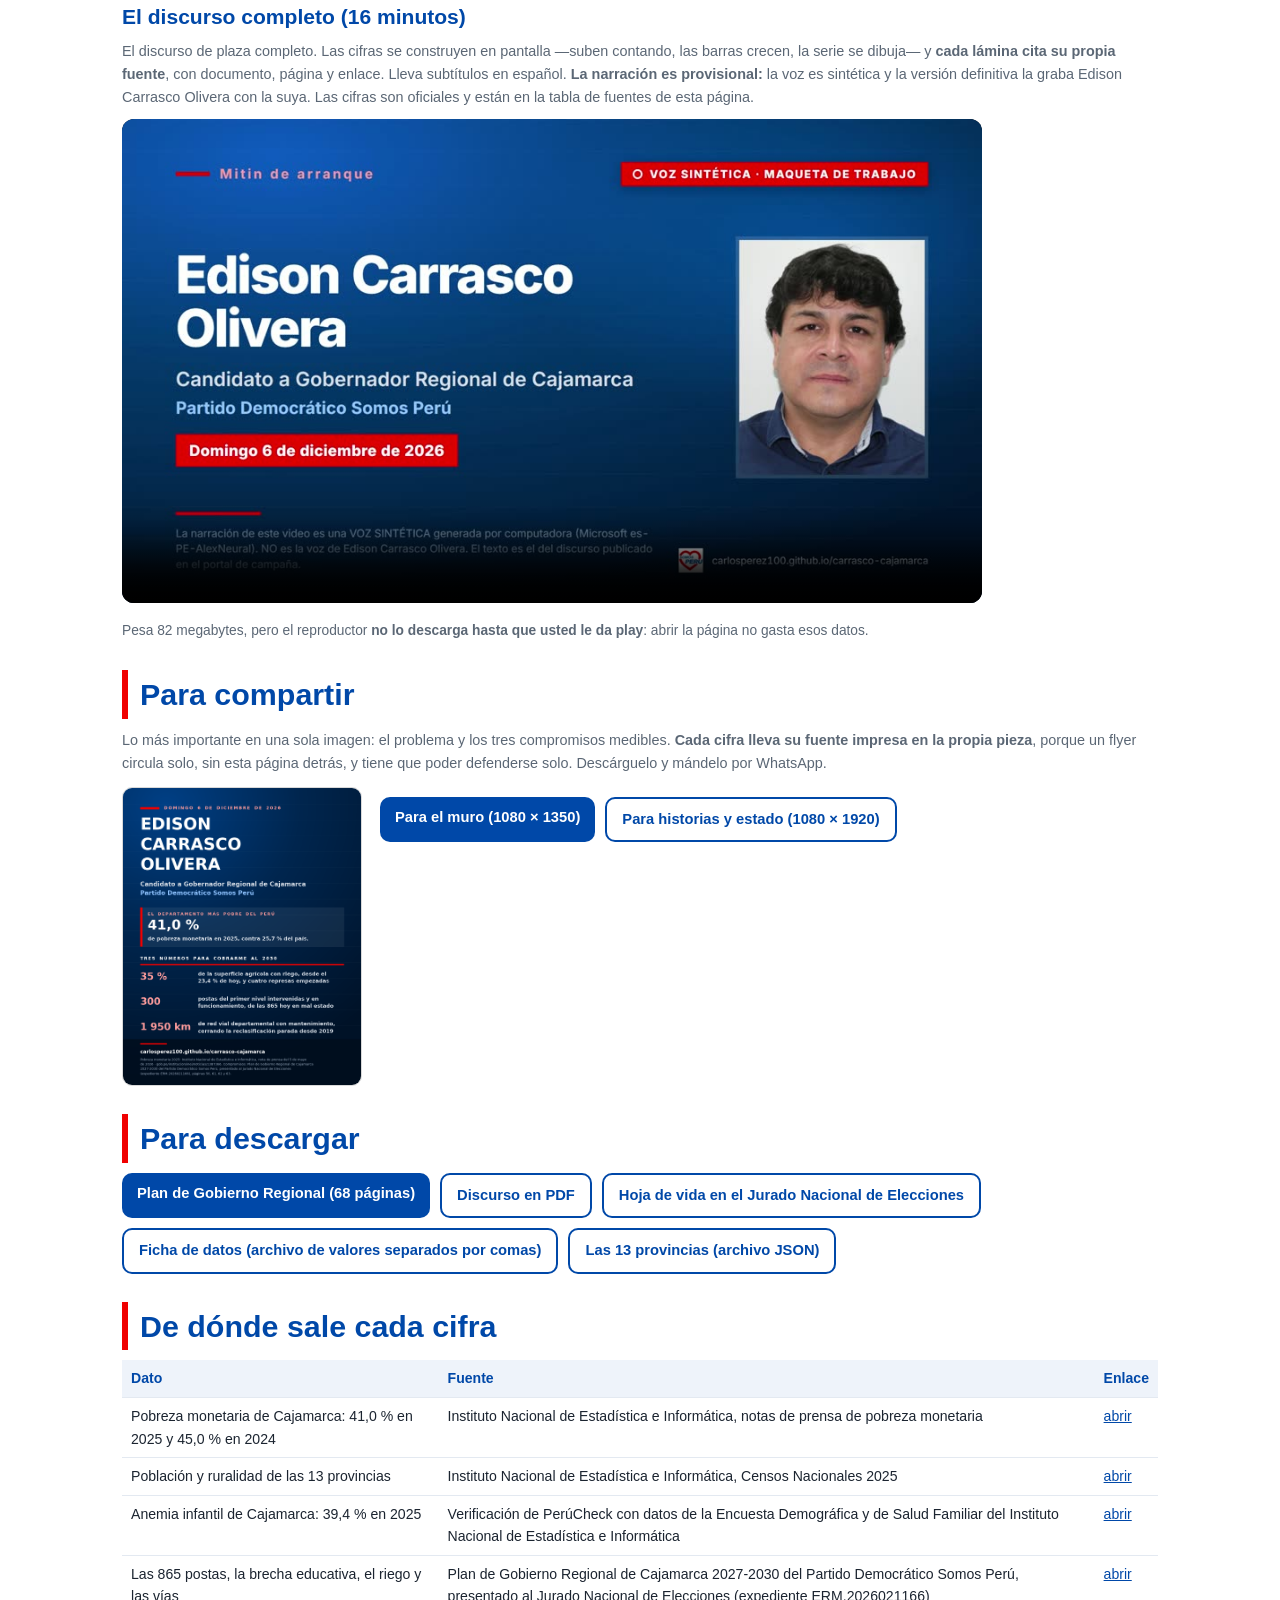
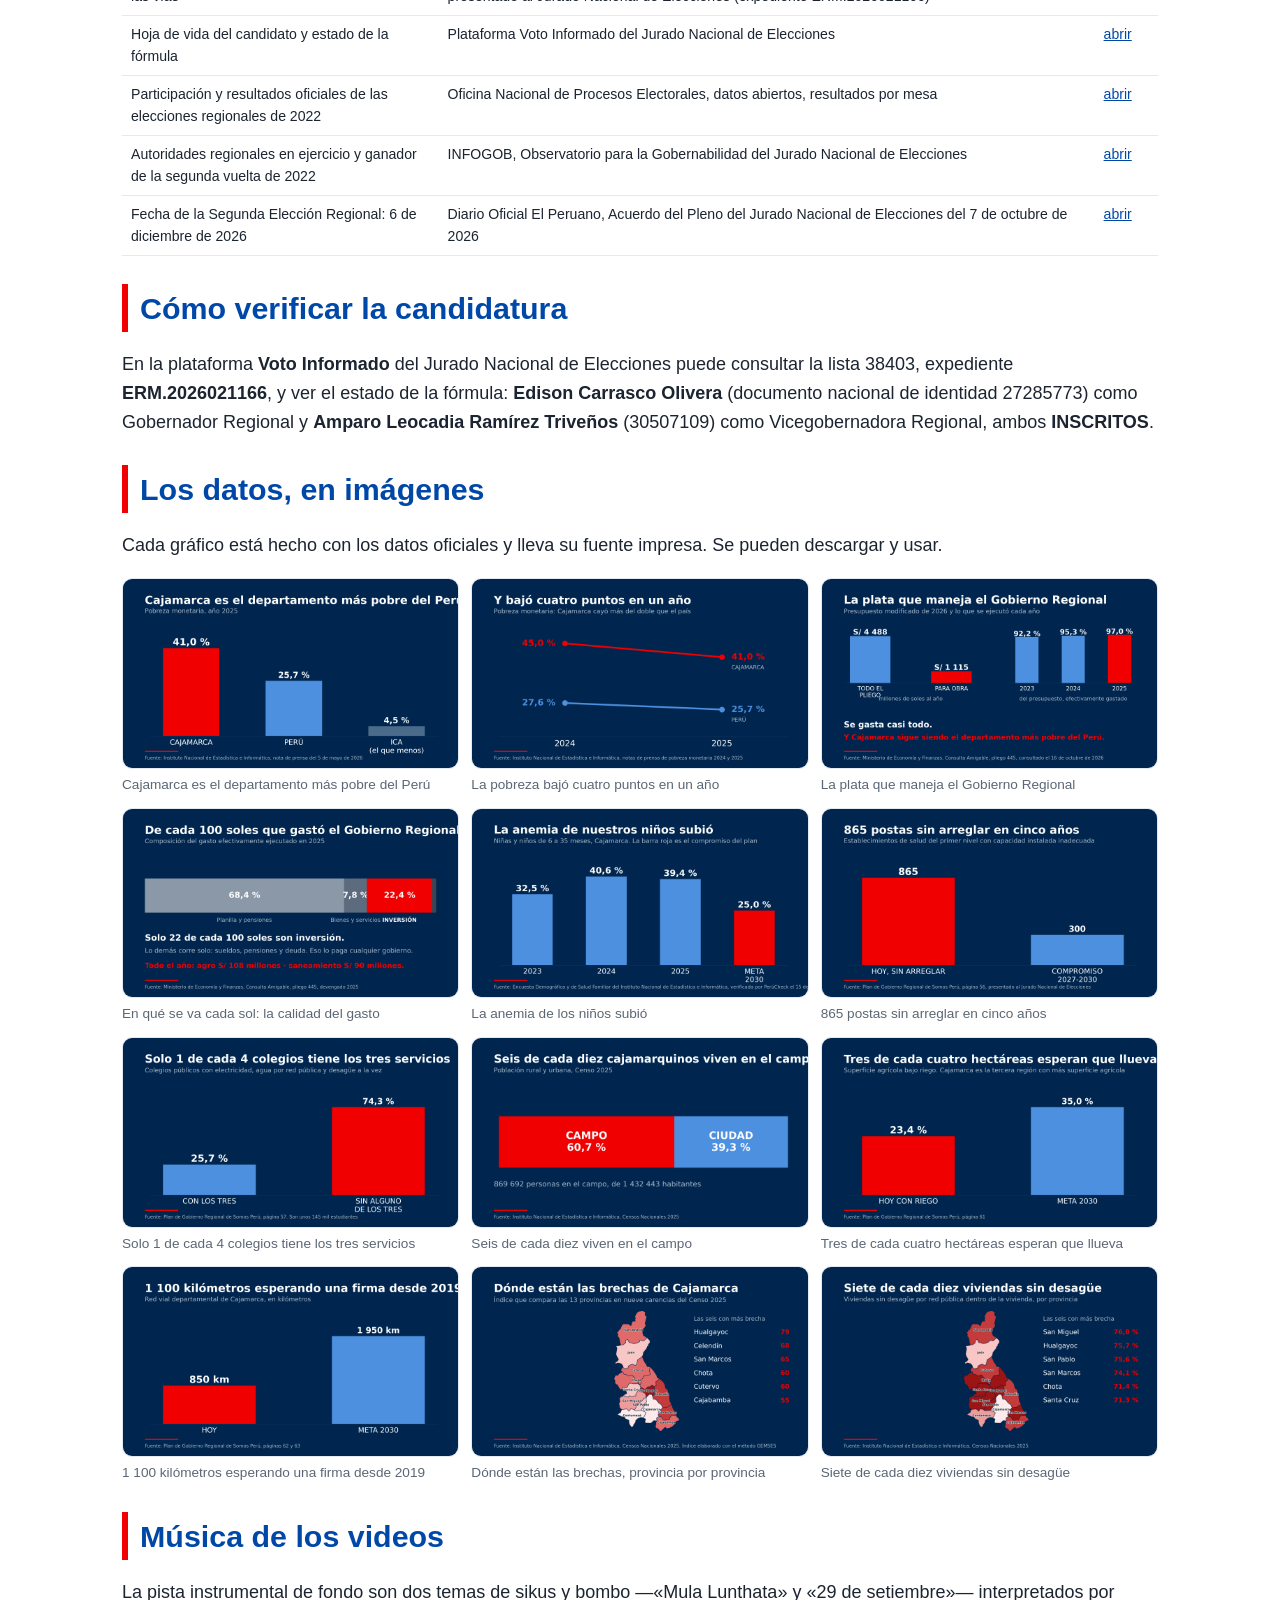
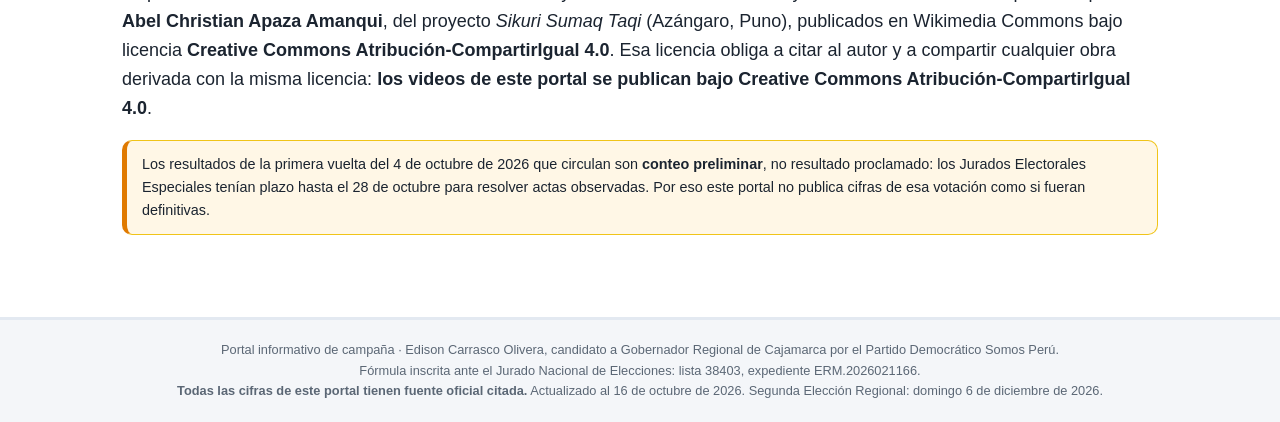
<file: documentos.html>
<!DOCTYPE html><html lang="es"><head><meta charset="utf-8"><meta name="viewport" content="width=device-width,initial-scale=1"><title>Documentos y fuentes · Edison Carrasco Olivera · Cajamarca 2026</title><meta name="description" content="Plan de Gobierno, hoja de vida ante el Jurado Nacional de Elecciones y la fuente de cada cifra."><link rel="stylesheet" href="assets/estilo.css?v=1"></head><body><div class="nav"><a class="brand" href="index.html"><img src="img/logo_somos_peru.png" alt="Somos Perú">Edison Carrasco Olivera</a><a class="l" href="index.html">Inicio</a><a class="l" href="discurso.html">Discurso</a><a class="l" href="ejes.html">Propuestas</a><a class="l" href="mapa.html">Las 13 provincias</a><a class="l on" href="documentos.html">Documentos</a></div>
<div class="wrap">
  <h1 style="color:var(--azul);margin-bottom:4px">Documentos y fuentes</h1>
  <p style="color:var(--muted);margin-top:0">Todo lo que afirmamos se puede verificar. Acá están los documentos.</p>

  <h2 class="sec">El discurso en PDF y en video</h2>
  <div class="btns">
    <a class="btn r" href="docs/Discurso_Carrasco_Cajamarca_2V.pdf">Descargar el discurso en PDF</a>
  </div>

  <h3 style="color:var(--azul);margin-bottom:6px">En 53 segundos</h3>
  <p style="font-size:.9rem;color:var(--muted);margin:0 0 10px">El argumento completo, corto: Cajamarca
  es el departamento más pobre del Perú, su Gobierno Regional ejecuta el <b>97 %</b> de lo que recibe, y
  aun así de cada 100 soles <b>68 van a planilla y solo 22 a inversión</b>. El problema no es cuánto se
  gasta: es dónde.</p>
  <video controls preload="metadata" playsinline style="width:100%;max-width:860px;aspect-ratio:16/9;border-radius:12px;background:#000"
         poster="img/poster_spot.jpg">
    <source src="docs/Spot_Carrasco_Cajamarca.mp4" type="video/mp4">
    <track kind="subtitles" srclang="es" label="Español" src="docs/Spot_Carrasco_Cajamarca.srt" default>
    Su navegador no puede reproducir el video. <a href="docs/Spot_Carrasco_Cajamarca.mp4">Descárguelo acá</a>.
  </video>

  <h3 style="color:var(--azul);margin:22px 0 6px">Presentación (4 minutos y medio)</h3>
  <p style="font-size:.9rem;color:var(--muted);margin:0 0 10px">Narrado en tercera persona por un locutor:
  <b>nadie finge ser el candidato</b>. Las cifras se construyen en pantalla —suben contando, las barras
  crecen, la serie se dibuja— y <b>cada lámina cita su propia fuente</b>, no una referencia general al
  final. Lleva subtítulos en español. La música y la narración están acreditadas en
  <a href="docs/CREDITOS_MUSICA.md">créditos</a>.</p>
  <video controls preload="metadata" playsinline style="width:100%;max-width:860px;aspect-ratio:16/9;border-radius:12px;background:#000"
         poster="img/poster_presentacion.jpg">
    <source src="docs/Video_Presentacion_Carrasco_Cajamarca.mp4" type="video/mp4">
    <track kind="subtitles" srclang="es" label="Español" src="docs/Video_Presentacion_Carrasco_Cajamarca.srt" default>
    Su navegador no puede reproducir el video. <a href="docs/Video_Presentacion_Carrasco_Cajamarca.mp4">Descárguelo acá</a>.
  </video>

  <h3 style="color:var(--azul);margin:22px 0 6px">El discurso completo (16 minutos)</h3>
  <p style="font-size:.9rem;color:var(--muted);margin:0 0 10px">El discurso de plaza completo. Las cifras se
  construyen en pantalla —suben contando, las barras crecen, la serie se dibuja— y <b>cada lámina cita su
  propia fuente</b>, con documento, página y enlace. Lleva subtítulos en español.
  <b>La narración es provisional:</b> la voz es sintética y la versión definitiva la graba Edison Carrasco
  Olivera con la suya. Las cifras son oficiales y están en la tabla de fuentes de esta página.</p>
  <video controls preload="metadata" playsinline style="width:100%;max-width:860px;border-radius:12px;background:#000"
         poster="img/poster_discurso.jpg">
    <source src="docs/Video_Discurso_Carrasco_Cajamarca_2V.mp4" type="video/mp4">
    <track kind="subtitles" srclang="es" label="Español" src="docs/Video_Discurso_Carrasco_Cajamarca_2V.srt" default>
    Su navegador no puede reproducir el video. <a href="docs/Video_Discurso_Carrasco_Cajamarca_2V.mp4">Descárguelo acá</a>.
  </video>
  <p style="font-size:.86rem;color:var(--muted);margin:8px 0 0">Pesa 82 megabytes, pero el reproductor
  <b>no lo descarga hasta que usted le da play</b>: abrir la página no gasta esos datos.</p>

  <h2 class="sec">Para compartir</h2>
  <p style="font-size:.9rem;color:var(--muted);margin:0 0 12px">Lo más importante en una sola imagen:
  el problema y los tres compromisos medibles. <b>Cada cifra lleva su fuente impresa en la propia pieza</b>,
  porque un flyer circula solo, sin esta página detrás, y tiene que poder defenderse solo.
  Descárguelo y mándelo por WhatsApp.</p>
  <div style="display:flex;gap:18px;flex-wrap:wrap;align-items:flex-start">
    <a href="img/flyer_carrasco.png" download>
      <img src="img/flyer_carrasco.png" alt="Flyer de campaña con las cifras y sus fuentes"
           style="width:240px;border-radius:10px;display:block;border:1px solid rgba(0,0,0,.15)"></a>
    <div class="btns" style="flex:1;min-width:260px">
      <a class="btn" href="img/flyer_carrasco.png" download>Para el muro (1080 × 1350)</a>
      <a class="btn o" href="img/flyer_carrasco_historia.png" download>Para historias y estado (1080 × 1920)</a>
    </div>
  </div>

  <h2 class="sec">Para descargar</h2>
  <div class="btns">
    <a class="btn" href="docs/plan_gobierno_somosperu_cajamarca.pdf">Plan de Gobierno Regional (68 páginas)</a>
    <a class="btn o" href="docs/Discurso_Carrasco_Cajamarca_2V.pdf">Discurso en PDF</a>
    <a class="btn o" href="https://votoinformado.jne.gob.pe/candidatos/hoja-vida/Hfk-Vvo4mOYxMpooA7Ka4Dhn9FzuBptI"
       target="_blank" rel="noopener">Hoja de vida en el Jurado Nacional de Elecciones</a>
    <a class="btn o" href="datos/ficha_datos.csv">Ficha de datos (archivo de valores separados por comas)</a>
    <a class="btn o" href="datos/provincias_cajamarca.json">Las 13 provincias (archivo JSON)</a>
  </div>

  <h2 class="sec">De dónde sale cada cifra</h2>
  <div class="tablewrap"><table class="t"><thead><tr><th>Dato</th><th>Fuente</th><th>Enlace</th></tr></thead>
  <tbody><tr><td>Pobreza monetaria de Cajamarca: 41,0 % en 2025 y 45,0 % en 2024</td><td>Instituto Nacional de Estadística e Informática, notas de prensa de pobreza monetaria</td><td><a href="https://www.gob.pe/institucion/inei/noticias/1387366-inei-pobreza-monetaria-alcanzo-al-25-7-de-la-poblacion-en-el-peru-durante-el-ano-2025" target="_blank" rel="noopener">abrir</a></td></tr><tr><td>Población y ruralidad de las 13 provincias</td><td>Instituto Nacional de Estadística e Informática, Censos Nacionales 2025</td><td><a href="https://censos2025.inei.gob.pe/resultados/descarga-de-datos/cuadros-estadisticos/tabulados/tabulados-poblacion" target="_blank" rel="noopener">abrir</a></td></tr><tr><td>Anemia infantil de Cajamarca: 39,4 % en 2025</td><td>Verificación de PerúCheck con datos de la Encuesta Demográfica y de Salud Familiar del Instituto Nacional de Estadística e Informática</td><td><a href="https://elbuho.pe/2026/10/segunda-vuelta-en-cajamarca-app-y-somos-peru-presentaron-cifras-equivocadas-sobre-anemia-infantil-en-planes-de-gobierno/" target="_blank" rel="noopener">abrir</a></td></tr><tr><td>Las 865 postas, la brecha educativa, el riego y las vías</td><td>Plan de Gobierno Regional de Cajamarca 2027-2030 del Partido Democrático Somos Perú, presentado al Jurado Nacional de Elecciones (expediente ERM.2026021166)</td><td><a href="https://votoinformado.jne.gob.pe/mpesije/docs/94c85c6d-c6ca-4ec0-ac9b-ed43d3d79d2b.pdf" target="_blank" rel="noopener">abrir</a></td></tr><tr><td>Hoja de vida del candidato y estado de la fórmula</td><td>Plataforma Voto Informado del Jurado Nacional de Elecciones</td><td><a href="https://votoinformado.jne.gob.pe/candidatos/hoja-vida/Hfk-Vvo4mOYxMpooA7Ka4Dhn9FzuBptI" target="_blank" rel="noopener">abrir</a></td></tr><tr><td>Participación y resultados oficiales de las elecciones regionales de 2022</td><td>Oficina Nacional de Procesos Electorales, datos abiertos, resultados por mesa</td><td><a href="https://www.datosabiertos.gob.pe/dataset/resultados-por-mesa-de-las-elecciones-de-gobernadores-y-vicegobernadores-regionales-2022" target="_blank" rel="noopener">abrir</a></td></tr><tr><td>Autoridades regionales en ejercicio y ganador de la segunda vuelta de 2022</td><td>INFOGOB, Observatorio para la Gobernabilidad del Jurado Nacional de Elecciones</td><td><a href="https://infogob.jne.gob.pe/Localidad/Peru/cajamarca_procesos-electorales_SHD5KdvhNg==72" target="_blank" rel="noopener">abrir</a></td></tr><tr><td>Fecha de la Segunda Elección Regional: 6 de diciembre de 2026</td><td>Diario Oficial El Peruano, Acuerdo del Pleno del Jurado Nacional de Elecciones del 7 de octubre de 2026</td><td><a href="https://elperuano.pe/noticia/306580-jne-oficializa-el-6-de-diciembre-como-fecha-de-la-segunda-vuelta-regional" target="_blank" rel="noopener">abrir</a></td></tr></tbody></table></div>

  <h2 class="sec">Cómo verificar la candidatura</h2>
  <p>En la plataforma <b>Voto Informado</b> del Jurado Nacional de Elecciones puede consultar la lista 38403,
  expediente <b>ERM.2026021166</b>, y ver el estado de la fórmula: <b>Edison Carrasco Olivera</b> (documento
  nacional de identidad 27285773) como Gobernador Regional y <b>Amparo Leocadia Ramírez Triveños</b> (30507109)
  como Vicegobernadora Regional, ambos <b>INSCRITOS</b>.</p>
  <h2 class="sec">Los datos, en imágenes</h2>
  <p>Cada gráfico está hecho con los datos oficiales y lleva su fuente impresa. Se pueden descargar y usar.</p>
  <div style="display:grid;grid-template-columns:repeat(auto-fit,minmax(300px,1fr));gap:12px">
<a href="img/graficos/01_pobreza_comparada.png" target="_blank" rel="noopener" style="text-decoration:none"><img src="img/graficos/01_pobreza_comparada.png" alt="Cajamarca es el departamento más pobre del Perú" loading="lazy" style="width:100%;border-radius:10px;border:1px solid var(--linea);display:block"><span style="display:block;font-size:.85rem;color:var(--muted);margin-top:5px">Cajamarca es el departamento más pobre del Perú</span></a><a href="img/graficos/02_pobreza_bajo.png" target="_blank" rel="noopener" style="text-decoration:none"><img src="img/graficos/02_pobreza_bajo.png" alt="La pobreza bajó cuatro puntos en un año" loading="lazy" style="width:100%;border-radius:10px;border:1px solid var(--linea);display:block"><span style="display:block;font-size:.85rem;color:var(--muted);margin-top:5px">La pobreza bajó cuatro puntos en un año</span></a><a href="img/graficos/11_presupuesto.png" target="_blank" rel="noopener" style="text-decoration:none"><img src="img/graficos/11_presupuesto.png" alt="La plata que maneja el Gobierno Regional" loading="lazy" style="width:100%;border-radius:10px;border:1px solid var(--linea);display:block"><span style="display:block;font-size:.85rem;color:var(--muted);margin-top:5px">La plata que maneja el Gobierno Regional</span></a><a href="img/graficos/12_calidad_gasto.png" target="_blank" rel="noopener" style="text-decoration:none"><img src="img/graficos/12_calidad_gasto.png" alt="En qué se va cada sol: la calidad del gasto" loading="lazy" style="width:100%;border-radius:10px;border:1px solid var(--linea);display:block"><span style="display:block;font-size:.85rem;color:var(--muted);margin-top:5px">En qué se va cada sol: la calidad del gasto</span></a><a href="img/graficos/03_anemia_serie.png" target="_blank" rel="noopener" style="text-decoration:none"><img src="img/graficos/03_anemia_serie.png" alt="La anemia de los niños subió" loading="lazy" style="width:100%;border-radius:10px;border:1px solid var(--linea);display:block"><span style="display:block;font-size:.85rem;color:var(--muted);margin-top:5px">La anemia de los niños subió</span></a><a href="img/graficos/07_postas.png" target="_blank" rel="noopener" style="text-decoration:none"><img src="img/graficos/07_postas.png" alt="865 postas sin arreglar en cinco años" loading="lazy" style="width:100%;border-radius:10px;border:1px solid var(--linea);display:block"><span style="display:block;font-size:.85rem;color:var(--muted);margin-top:5px">865 postas sin arreglar en cinco años</span></a><a href="img/graficos/08_colegios.png" target="_blank" rel="noopener" style="text-decoration:none"><img src="img/graficos/08_colegios.png" alt="Solo 1 de cada 4 colegios tiene los tres servicios" loading="lazy" style="width:100%;border-radius:10px;border:1px solid var(--linea);display:block"><span style="display:block;font-size:.85rem;color:var(--muted);margin-top:5px">Solo 1 de cada 4 colegios tiene los tres servicios</span></a><a href="img/graficos/06_ruralidad.png" target="_blank" rel="noopener" style="text-decoration:none"><img src="img/graficos/06_ruralidad.png" alt="Seis de cada diez viven en el campo" loading="lazy" style="width:100%;border-radius:10px;border:1px solid var(--linea);display:block"><span style="display:block;font-size:.85rem;color:var(--muted);margin-top:5px">Seis de cada diez viven en el campo</span></a><a href="img/graficos/09_riego.png" target="_blank" rel="noopener" style="text-decoration:none"><img src="img/graficos/09_riego.png" alt="Tres de cada cuatro hectáreas esperan que llueva" loading="lazy" style="width:100%;border-radius:10px;border:1px solid var(--linea);display:block"><span style="display:block;font-size:.85rem;color:var(--muted);margin-top:5px">Tres de cada cuatro hectáreas esperan que llueva</span></a><a href="img/graficos/10_vias.png" target="_blank" rel="noopener" style="text-decoration:none"><img src="img/graficos/10_vias.png" alt="1 100 kilómetros esperando una firma desde 2019" loading="lazy" style="width:100%;border-radius:10px;border:1px solid var(--linea);display:block"><span style="display:block;font-size:.85rem;color:var(--muted);margin-top:5px">1 100 kilómetros esperando una firma desde 2019</span></a><a href="img/graficos/05_mapa_brecha.png" target="_blank" rel="noopener" style="text-decoration:none"><img src="img/graficos/05_mapa_brecha.png" alt="Dónde están las brechas, provincia por provincia" loading="lazy" style="width:100%;border-radius:10px;border:1px solid var(--linea);display:block"><span style="display:block;font-size:.85rem;color:var(--muted);margin-top:5px">Dónde están las brechas, provincia por provincia</span></a><a href="img/graficos/04_mapa_desague.png" target="_blank" rel="noopener" style="text-decoration:none"><img src="img/graficos/04_mapa_desague.png" alt="Siete de cada diez viviendas sin desagüe" loading="lazy" style="width:100%;border-radius:10px;border:1px solid var(--linea);display:block"><span style="display:block;font-size:.85rem;color:var(--muted);margin-top:5px">Siete de cada diez viviendas sin desagüe</span></a>
  </div>

  <h2 class="sec">Música de los videos</h2>
  <p>La pista instrumental de fondo son dos temas de sikus y bombo —«Mula Lunthata» y «29 de setiembre»—
  interpretados por <b>Abel Christian Apaza Amanqui</b>, del proyecto <i>Sikuri Sumaq Taqi</i> (Azángaro, Puno),
  publicados en Wikimedia Commons bajo licencia <b>Creative Commons Atribución-CompartirIgual 4.0</b>.
  Esa licencia obliga a citar al autor y a compartir cualquier obra derivada con la misma licencia:
  <b>los videos de este portal se publican bajo Creative Commons Atribución-CompartirIgual 4.0</b>.</p>

  <div class="aviso">Los resultados de la primera vuelta del 4 de octubre de 2026 que circulan son
  <b>conteo preliminar</b>, no resultado proclamado: los Jurados Electorales Especiales tenían plazo hasta el
  28 de octubre para resolver actas observadas. Por eso este portal no publica cifras de esa votación como si
  fueran definitivas.</div>
</div><footer>Portal informativo de campaña · Edison Carrasco Olivera, candidato a Gobernador Regional de Cajamarca por el Partido Democrático Somos Perú.<br>Fórmula inscrita ante el Jurado Nacional de Elecciones: lista 38403, expediente ERM.2026021166.<br><b>Todas las cifras de este portal tienen fuente oficial citada.</b> Actualizado al 16 de octubre de 2026. Segunda Elección Regional: domingo 6 de diciembre de 2026.</footer></body></html>
</file>
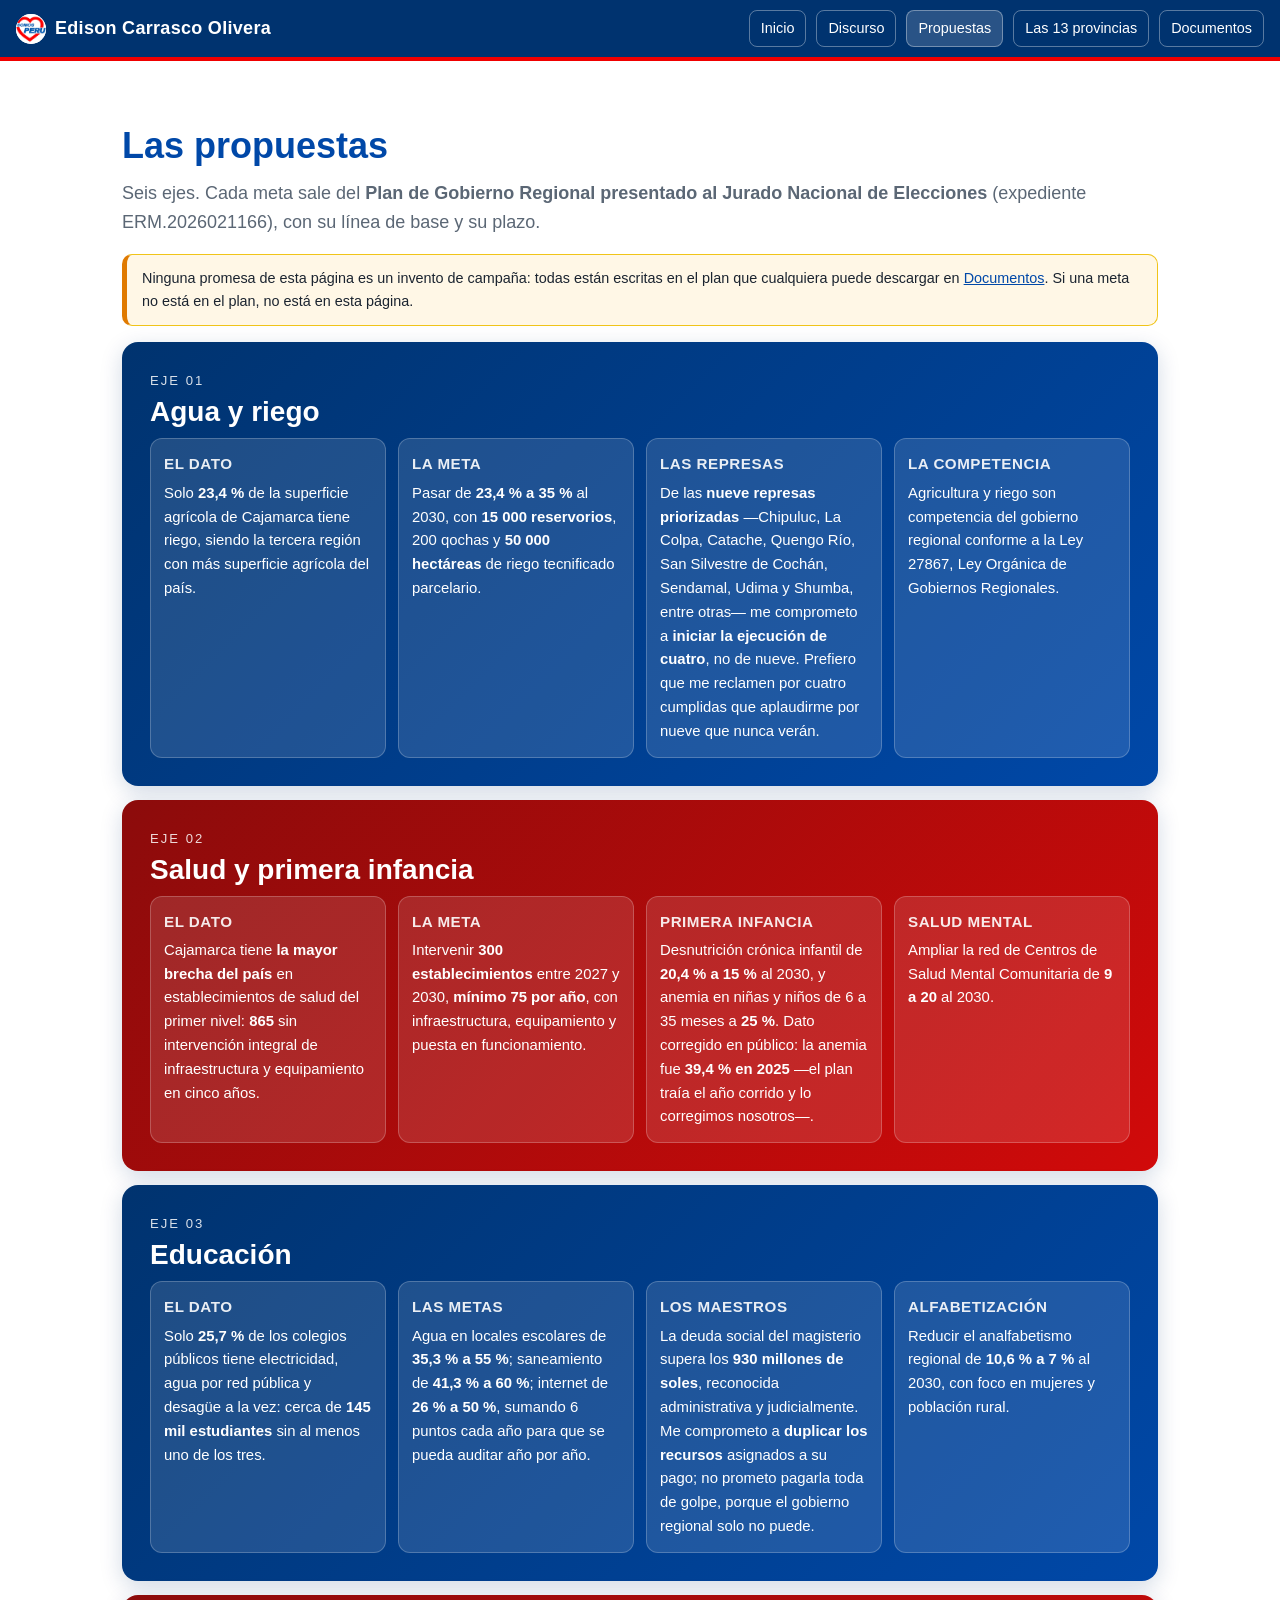
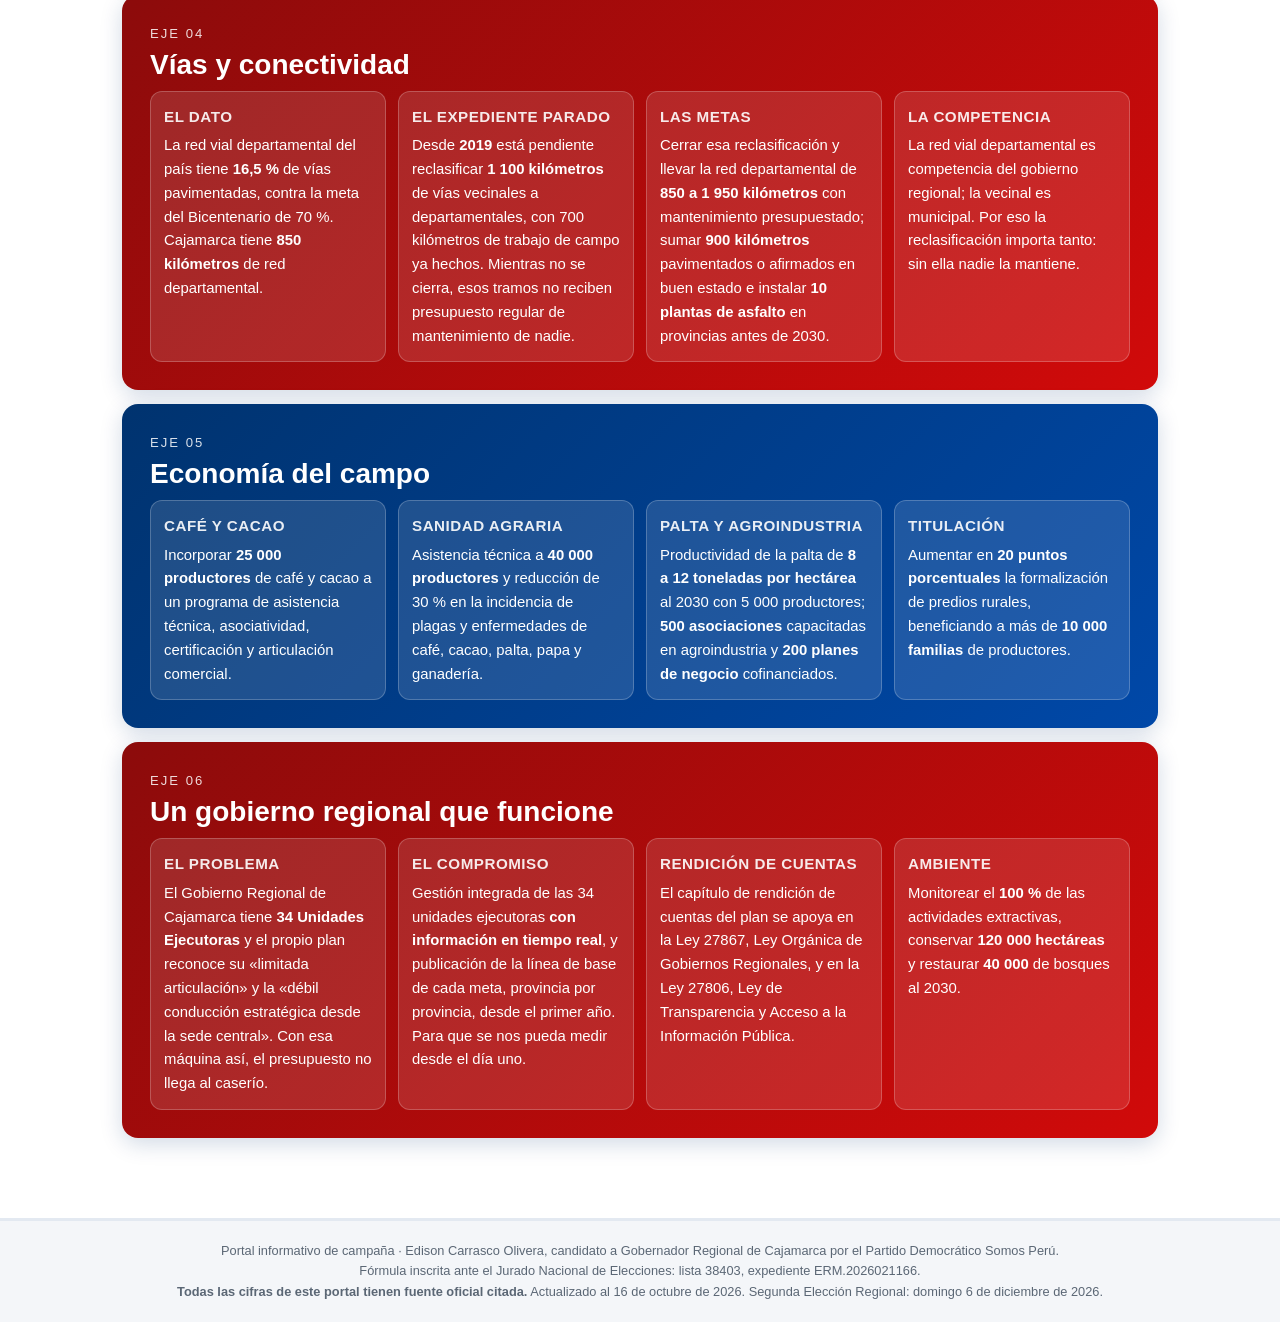
<file: ejes.html>
<!DOCTYPE html><html lang="es"><head><meta charset="utf-8"><meta name="viewport" content="width=device-width,initial-scale=1"><title>Propuestas · Edison Carrasco Olivera · Cajamarca 2026</title><meta name="description" content="Las metas del Plan de Gobierno Regional de Cajamarca con línea de base, plazo y competencia legal."><link rel="stylesheet" href="assets/estilo.css?v=1"></head><body><div class="nav"><a class="brand" href="index.html"><img src="img/logo_somos_peru.png" alt="Somos Perú">Edison Carrasco Olivera</a><a class="l" href="index.html">Inicio</a><a class="l" href="discurso.html">Discurso</a><a class="l on" href="ejes.html">Propuestas</a><a class="l" href="mapa.html">Las 13 provincias</a><a class="l" href="documentos.html">Documentos</a></div>
<div class="wrap">
  <h1 style="color:var(--azul);margin-bottom:4px">Las propuestas</h1>
  <p style="color:var(--muted);margin-top:0">Seis ejes. Cada meta sale del <b>Plan de Gobierno Regional
  presentado al Jurado Nacional de Elecciones</b> (expediente ERM.2026021166), con su línea de base y su plazo.</p>
  <div class="aviso">Ninguna promesa de esta página es un invento de campaña: todas están escritas en el plan que
  cualquiera puede descargar en <a href="documentos.html">Documentos</a>. Si una meta no está en el plan, no está
  en esta página.</div>
  <div class="eje" id="e01"><div class="n">Eje 01</div><h2>Agua y riego</h2><div class="grid"><div class="box"><h4>El dato</h4><p>Solo <b>23,4 %</b> de la superficie agrícola de Cajamarca tiene riego, siendo la tercera región con más superficie agrícola del país.</p></div><div class="box"><h4>La meta</h4><p>Pasar de <b>23,4 % a 35 %</b> al 2030, con <b>15 000 reservorios</b>, 200 qochas y <b>50 000 hectáreas</b> de riego tecnificado parcelario.</p></div><div class="box"><h4>Las represas</h4><p>De las <b>nueve represas priorizadas</b> —Chipuluc, La Colpa, Catache, Quengo Río, San Silvestre de Cochán, Sendamal, Udima y Shumba, entre otras— me comprometo a <b>iniciar la ejecución de cuatro</b>, no de nueve. Prefiero que me reclamen por cuatro cumplidas que aplaudirme por nueve que nunca verán.</p></div><div class="box"><h4>La competencia</h4><p>Agricultura y riego son competencia del gobierno regional conforme a la Ley 27867, Ley Orgánica de Gobiernos Regionales.</p></div></div></div><div class="eje alt" id="e02"><div class="n">Eje 02</div><h2>Salud y primera infancia</h2><div class="grid"><div class="box"><h4>El dato</h4><p>Cajamarca tiene <b>la mayor brecha del país</b> en establecimientos de salud del primer nivel: <b>865</b> sin intervención integral de infraestructura y equipamiento en cinco años.</p></div><div class="box"><h4>La meta</h4><p>Intervenir <b>300 establecimientos</b> entre 2027 y 2030, <b>mínimo 75 por año</b>, con infraestructura, equipamiento y puesta en funcionamiento.</p></div><div class="box"><h4>Primera infancia</h4><p>Desnutrición crónica infantil de <b>20,4 % a 15 %</b> al 2030, y anemia en niñas y niños de 6 a 35 meses a <b>25 %</b>. Dato corregido en público: la anemia fue <b>39,4 % en 2025</b> —el plan traía el año corrido y lo corregimos nosotros—.</p></div><div class="box"><h4>Salud mental</h4><p>Ampliar la red de Centros de Salud Mental Comunitaria de <b>9 a 20</b> al 2030.</p></div></div></div><div class="eje" id="e03"><div class="n">Eje 03</div><h2>Educación</h2><div class="grid"><div class="box"><h4>El dato</h4><p>Solo <b>25,7 %</b> de los colegios públicos tiene electricidad, agua por red pública y desagüe a la vez: cerca de <b>145 mil estudiantes</b> sin al menos uno de los tres.</p></div><div class="box"><h4>Las metas</h4><p>Agua en locales escolares de <b>35,3 % a 55 %</b>; saneamiento de <b>41,3 % a 60 %</b>; internet de <b>26 % a 50 %</b>, sumando 6 puntos cada año para que se pueda auditar año por año.</p></div><div class="box"><h4>Los maestros</h4><p>La deuda social del magisterio supera los <b>930 millones de soles</b>, reconocida administrativa y judicialmente. Me comprometo a <b>duplicar los recursos</b> asignados a su pago; no prometo pagarla toda de golpe, porque el gobierno regional solo no puede.</p></div><div class="box"><h4>Alfabetización</h4><p>Reducir el analfabetismo regional de <b>10,6 % a 7 %</b> al 2030, con foco en mujeres y población rural.</p></div></div></div><div class="eje alt" id="e04"><div class="n">Eje 04</div><h2>Vías y conectividad</h2><div class="grid"><div class="box"><h4>El dato</h4><p>La red vial departamental del país tiene <b>16,5 %</b> de vías pavimentadas, contra la meta del Bicentenario de 70 %. Cajamarca tiene <b>850 kilómetros</b> de red departamental.</p></div><div class="box"><h4>El expediente parado</h4><p>Desde <b>2019</b> está pendiente reclasificar <b>1 100 kilómetros</b> de vías vecinales a departamentales, con 700 kilómetros de trabajo de campo ya hechos. Mientras no se cierra, esos tramos no reciben presupuesto regular de mantenimiento de nadie.</p></div><div class="box"><h4>Las metas</h4><p>Cerrar esa reclasificación y llevar la red departamental de <b>850 a 1 950 kilómetros</b> con mantenimiento presupuestado; sumar <b>900 kilómetros</b> pavimentados o afirmados en buen estado e instalar <b>10 plantas de asfalto</b> en provincias antes de 2030.</p></div><div class="box"><h4>La competencia</h4><p>La red vial departamental es competencia del gobierno regional; la vecinal es municipal. Por eso la reclasificación importa tanto: sin ella nadie la mantiene.</p></div></div></div><div class="eje" id="e05"><div class="n">Eje 05</div><h2>Economía del campo</h2><div class="grid"><div class="box"><h4>Café y cacao</h4><p>Incorporar <b>25 000 productores</b> de café y cacao a un programa de asistencia técnica, asociatividad, certificación y articulación comercial.</p></div><div class="box"><h4>Sanidad agraria</h4><p>Asistencia técnica a <b>40 000 productores</b> y reducción de 30 % en la incidencia de plagas y enfermedades de café, cacao, palta, papa y ganadería.</p></div><div class="box"><h4>Palta y agroindustria</h4><p>Productividad de la palta de <b>8 a 12 toneladas por hectárea</b> al 2030 con 5 000 productores; <b>500 asociaciones</b> capacitadas en agroindustria y <b>200 planes de negocio</b> cofinanciados.</p></div><div class="box"><h4>Titulación</h4><p>Aumentar en <b>20 puntos porcentuales</b> la formalización de predios rurales, beneficiando a más de <b>10 000 familias</b> de productores.</p></div></div></div><div class="eje alt" id="e06"><div class="n">Eje 06</div><h2>Un gobierno regional que funcione</h2><div class="grid"><div class="box"><h4>El problema</h4><p>El Gobierno Regional de Cajamarca tiene <b>34 Unidades Ejecutoras</b> y el propio plan reconoce su «limitada articulación» y la «débil conducción estratégica desde la sede central». Con esa máquina así, el presupuesto no llega al caserío.</p></div><div class="box"><h4>El compromiso</h4><p>Gestión integrada de las 34 unidades ejecutoras <b>con información en tiempo real</b>, y publicación de la línea de base de cada meta, provincia por provincia, desde el primer año. Para que se nos pueda medir desde el día uno.</p></div><div class="box"><h4>Rendición de cuentas</h4><p>El capítulo de rendición de cuentas del plan se apoya en la Ley 27867, Ley Orgánica de Gobiernos Regionales, y en la Ley 27806, Ley de Transparencia y Acceso a la Información Pública.</p></div><div class="box"><h4>Ambiente</h4><p>Monitorear el <b>100 %</b> de las actividades extractivas, conservar <b>120 000 hectáreas</b> y restaurar <b>40 000</b> de bosques al 2030.</p></div></div></div>
</div><footer>Portal informativo de campaña · Edison Carrasco Olivera, candidato a Gobernador Regional de Cajamarca por el Partido Democrático Somos Perú.<br>Fórmula inscrita ante el Jurado Nacional de Elecciones: lista 38403, expediente ERM.2026021166.<br><b>Todas las cifras de este portal tienen fuente oficial citada.</b> Actualizado al 16 de octubre de 2026. Segunda Elección Regional: domingo 6 de diciembre de 2026.</footer></body></html>
</file>
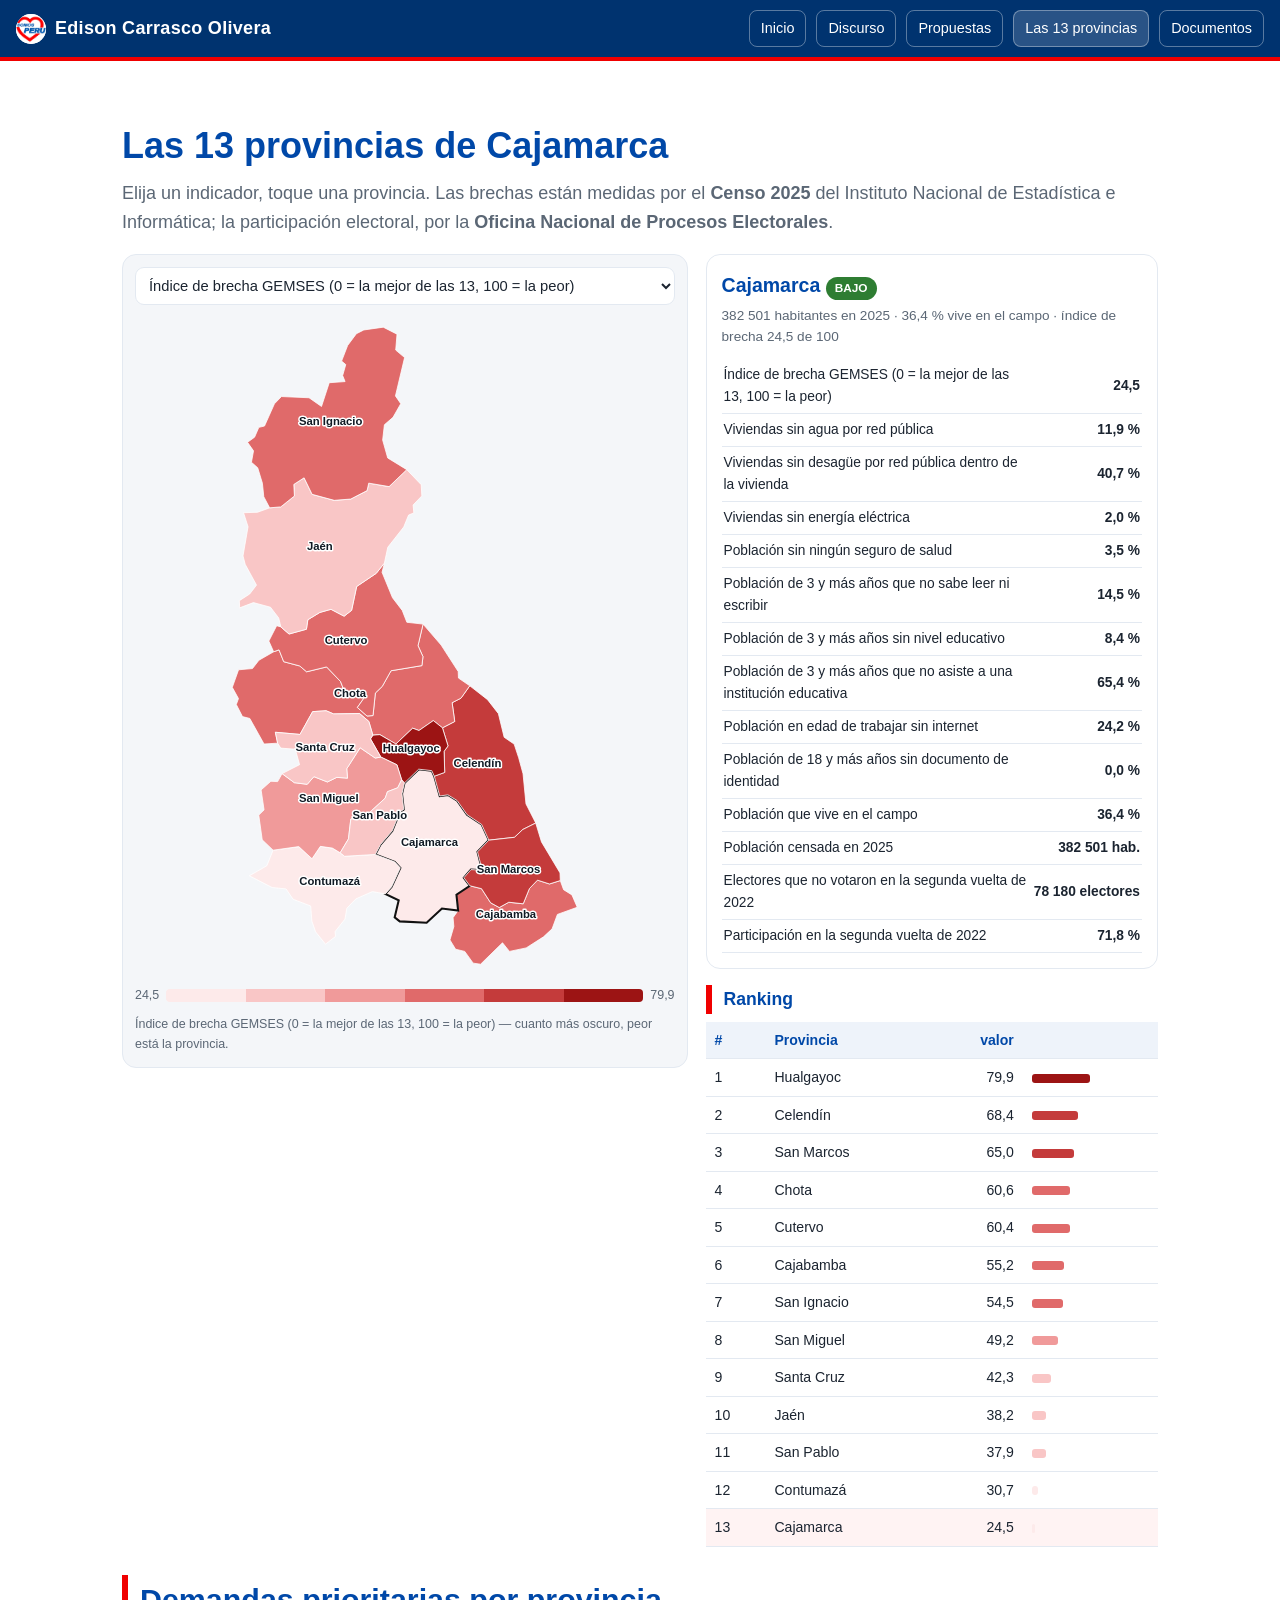
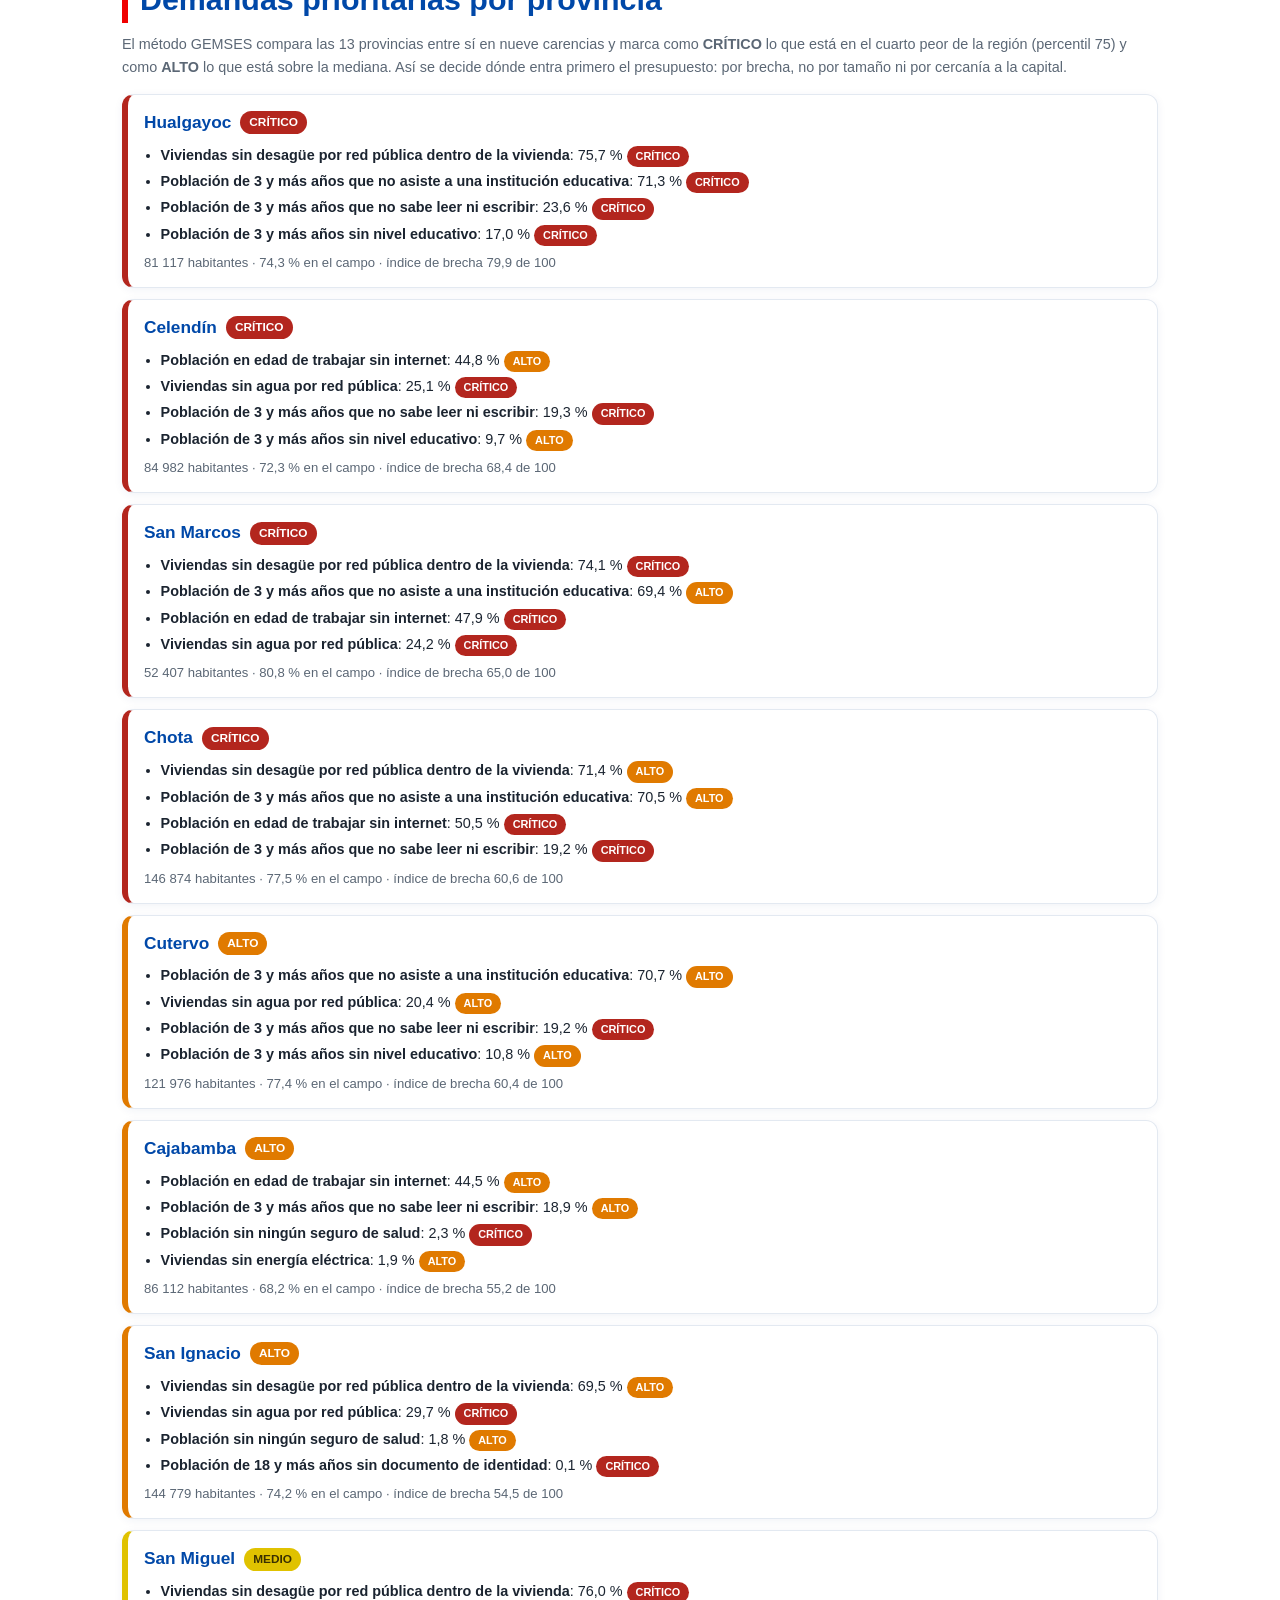
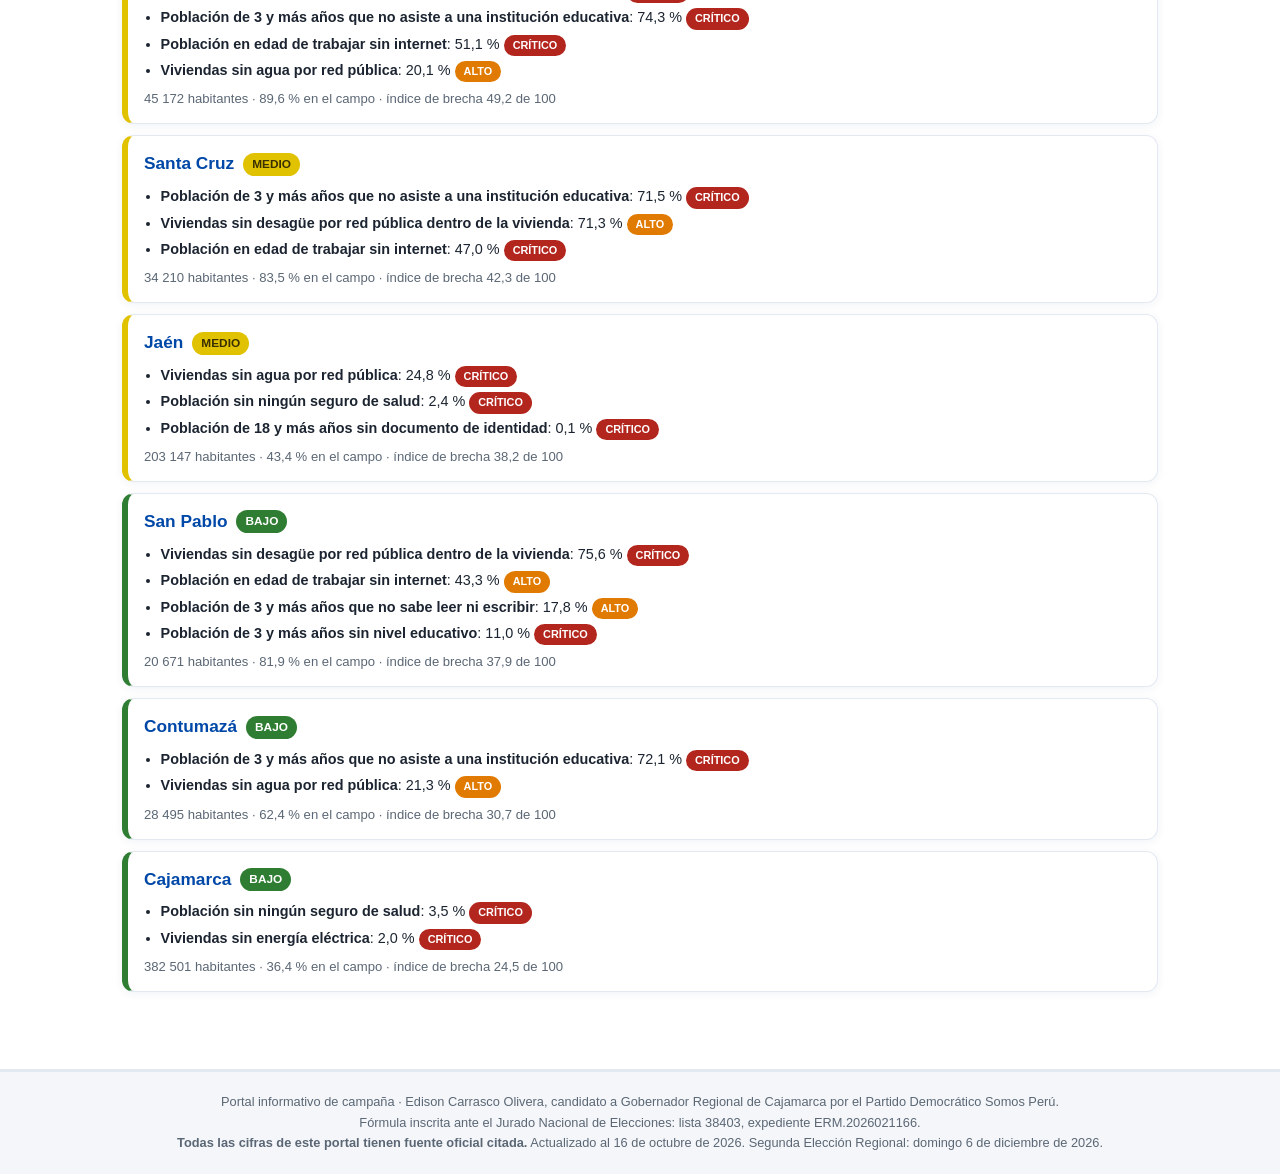
<file: mapa.html>
<!DOCTYPE html><html lang="es"><head><meta charset="utf-8">
<meta name="viewport" content="width=device-width,initial-scale=1">
<title>Las 13 provincias de Cajamarca · Edison Carrasco Olivera</title>
<meta name="description" content="Mapa interactivo de las 13 provincias de Cajamarca con las brechas medidas por el Censo 2025.">
<link rel="stylesheet" href="assets/estilo.css?v=1">
<style>
.mapgrid{display:grid;grid-template-columns:minmax(0,1.25fr) minmax(0,1fr);gap:18px;align-items:start}
.mapgrid>*{min-width:0}
@media (max-width:900px){.mapgrid{grid-template-columns:minmax(0,1fr)}}
.panelmapa{background:var(--gris);border:1px solid var(--linea);border-radius:14px;padding:12px;min-width:0;overflow:hidden}
svg.mapa{width:100%;max-width:100%;height:auto;display:block;touch-action:manipulation}
svg.mapa path.p{stroke:#fff;stroke-width:.9;cursor:pointer;transition:opacity .12s}
svg.mapa path.p:hover{opacity:.78}
svg.mapa path.p.sel{stroke:#111;stroke-width:2.4}
svg.mapa text{font:700 13px Segoe UI,Arial,sans-serif;fill:#101a24;pointer-events:none;paint-order:stroke;
 stroke:#fff;stroke-width:3.4px;stroke-linejoin:round}
.sel-wrap{display:flex;gap:9px;flex-wrap:wrap;align-items:center;margin-bottom:10px}
.sel-wrap select{flex:1;min-width:0;width:100%;padding:9px;border:1px solid var(--linea);border-radius:9px;
 font-size:.92rem;background:#fff;color:var(--txt)}
.leyenda{display:flex;align-items:center;gap:7px;font-size:.78rem;color:var(--muted);margin-top:9px;flex-wrap:wrap}
.leyenda .sw{display:flex;height:13px;border-radius:4px;overflow:hidden;min-width:150px;flex:1}
.leyenda .sw i{flex:1}
.ficha{background:#fff;border:1px solid var(--linea);border-radius:14px;padding:15px}
.ficha h3{margin:0 0 3px;color:var(--azul);font-size:1.22rem}
.ficha .sub{color:var(--muted);font-size:.85rem;margin-bottom:11px}
.ficha table{width:100%;border-collapse:collapse;font-size:.86rem}
.ficha td{padding:5px 2px;border-bottom:1px solid var(--linea)}
.ficha td.v{text-align:right;font-weight:700;font-variant-numeric:tabular-nums;white-space:nowrap}
.rank{margin-top:16px}
.rank td.n{text-align:right;font-variant-numeric:tabular-nums}
.rank tr{cursor:pointer}
.rank tr:hover td{background:#eef3fa}
.rank tr.sel td{background:#fff3f3}
.barra{display:inline-block;height:9px;border-radius:3px;background:var(--azul);vertical-align:middle}
.dem{margin-top:20px}
.demcard{background:#fff;border:1px solid var(--linea);border-left:6px solid var(--azul);border-radius:12px;
 padding:14px 16px;margin-bottom:11px;box-shadow:0 2px 10px rgba(0,51,111,.06)}
.demcard.CRITICO{border-left-color:var(--critico)}
.demcard.ALTO{border-left-color:var(--alto)}
.demcard.MEDIO{border-left-color:var(--medio)}
.demcard.BAJO{border-left-color:var(--bajo)}
.demcard h4{margin:0 0 7px;color:var(--azul);font-size:1.08rem;display:flex;gap:9px;align-items:center;flex-wrap:wrap}
.demcard ul{margin:0;padding-left:1.15em;font-size:.9rem;color:var(--txt)}
.demcard ul li{margin-bottom:3px}
.demcard .meta{color:var(--muted);font-size:.82rem;margin-top:6px}
</style></head><body>
<div class="nav"><a class="brand" href="index.html"><img src="img/logo_somos_peru.png" alt="Somos Perú">Edison Carrasco Olivera</a><a class="l" href="index.html">Inicio</a><a class="l" href="discurso.html">Discurso</a><a class="l" href="ejes.html">Propuestas</a><a class="l on" href="mapa.html">Las 13 provincias</a><a class="l" href="documentos.html">Documentos</a></div>
<div class="wrap">
  <h1 style="color:var(--azul);margin-bottom:4px">Las 13 provincias de Cajamarca</h1>
  <p style="color:var(--muted);margin-top:0">Elija un indicador, toque una provincia. Las brechas están medidas
  por el <b>Censo 2025</b> del Instituto Nacional de Estadística e Informática; la participación electoral, por la
  <b>Oficina Nacional de Procesos Electorales</b>.</p>

  <div class="mapgrid">
    <div class="panelmapa">
      <div class="sel-wrap">
        <select id="ind" aria-label="Indicador"></select>
      </div>
      <svg class="mapa" id="svg" role="img" aria-label="Mapa de las provincias de Cajamarca"></svg>
      <div class="leyenda"><span id="lmin">—</span><span class="sw" id="sw"></span><span id="lmax">—</span></div>
      <p style="font-size:.78rem;color:var(--muted);margin:9px 0 0" id="notaind"></p>
    </div>
    <div>
      <div class="ficha" id="ficha"></div>
      <div class="rank">
        <h2 class="sec" style="font-size:1.1rem;margin:16px 0 8px">Ranking</h2>
        <div class="tablewrap"><table class="t" id="tabla"><tbody></tbody></table></div>
      </div>
    </div>
  </div>

  <div class="dem">
    <h2 class="sec">Demandas prioritarias por provincia</h2>
    <p style="color:var(--muted);font-size:.9rem;margin-top:0">El método GEMSES compara las 13 provincias entre sí
    en nueve carencias y marca como <b>CRÍTICO</b> lo que está en el cuarto peor de la región (percentil 75) y
    como <b>ALTO</b> lo que está sobre la mediana. Así se decide dónde entra primero el presupuesto: por brecha,
    no por tamaño ni por cercanía a la capital.</p>
    <div id="demandas"></div>
  </div>
</div>
<footer>Portal informativo de campaña · Edison Carrasco Olivera, candidato a Gobernador Regional de Cajamarca por el Partido Democrático Somos Perú.<br>Fórmula inscrita ante el Jurado Nacional de Elecciones: lista 38403, expediente ERM.2026021166.<br><b>Todas las cifras de este portal tienen fuente oficial citada.</b> Actualizado al 16 de octubre de 2026. Segunda Elección Regional: domingo 6 de diciembre de 2026.</footer>
<script>
const D = {"departamento":{"pob":1432443,"urbana":562751,"rural":869692,"pct_rural":60.7},"provincias":[{"ubigeo":"0601","provincia":"Cajamarca","pob":382501,"urbana":243236,"rural":139265,"pct_rural":36.4,"pct_sin_seguro":3.5,"pct_analfabeto":14.5,"pct_sin_nivel":8.4,"pct_no_asiste":65.4,"pct_internet":75.8,"pct_sin_documento":0.0,"pct_superior":18.6,"pct_sin_agua_red":11.9,"viviendas":116861,"pct_sin_desague_red":40.7,"pct_sin_luz":2.0,"electores_2022":277683,"participacion_2v_2022":71.85,"ausentes_2v_2022":78180,"pct_sin_internet":24.2,"indice_brecha":24.5,"demandas":[{"brecha":"Población sin ningún seguro de salud","valor":3.5,"nivel":"CRÍTICO"},{"brecha":"Viviendas sin energía eléctrica","valor":2.0,"nivel":"CRÍTICO"}],"nivel":"BAJO"},{"ubigeo":"0608","provincia":"Jaén","pob":203147,"urbana":114908,"rural":88239,"pct_rural":43.4,"pct_sin_seguro":2.4,"pct_analfabeto":14.2,"pct_sin_nivel":6.9,"pct_no_asiste":68.5,"pct_internet":70.9,"pct_sin_documento":0.1,"pct_superior":13.0,"pct_sin_agua_red":24.8,"viviendas":69142,"pct_sin_desague_red":46.9,"pct_sin_luz":0.5,"electores_2022":161315,"participacion_2v_2022":58.62,"ausentes_2v_2022":66748,"pct_sin_internet":29.1,"indice_brecha":38.2,"demandas":[{"brecha":"Viviendas sin agua por red pública","valor":24.8,"nivel":"CRÍTICO"},{"brecha":"Población sin ningún seguro de salud","valor":2.4,"nivel":"CRÍTICO"},{"brecha":"Población de 18 y más años sin documento de identidad","valor":0.1,"nivel":"CRÍTICO"}],"nivel":"MEDIO"},{"ubigeo":"0604","provincia":"Chota","pob":146874,"urbana":33079,"rural":113795,"pct_rural":77.5,"pct_sin_seguro":1.4,"pct_analfabeto":19.2,"pct_sin_nivel":12.7,"pct_no_asiste":70.5,"pct_internet":49.5,"pct_sin_documento":0.1,"pct_superior":9.6,"pct_sin_agua_red":13.9,"viviendas":53133,"pct_sin_desague_red":71.4,"pct_sin_luz":1.0,"electores_2022":125741,"participacion_2v_2022":51.92,"ausentes_2v_2022":60459,"pct_sin_internet":50.5,"indice_brecha":60.6,"demandas":[{"brecha":"Viviendas sin desagüe por red pública dentro de la vivienda","valor":71.4,"nivel":"ALTO"},{"brecha":"Población de 3 y más años que no asiste a una institución educativa","valor":70.5,"nivel":"ALTO"},{"brecha":"Población en edad de trabajar sin internet","valor":50.5,"nivel":"CRÍTICO"},{"brecha":"Población de 3 y más años que no sabe leer ni escribir","valor":19.2,"nivel":"CRÍTICO"}],"nivel":"CRÍTICO"},{"ubigeo":"0609","provincia":"San Ignacio","pob":144779,"urbana":37354,"rural":107425,"pct_rural":74.2,"pct_sin_seguro":1.8,"pct_analfabeto":16.5,"pct_sin_nivel":7.9,"pct_no_asiste":67.2,"pct_internet":59.7,"pct_sin_documento":0.1,"pct_superior":6.5,"pct_sin_agua_red":29.7,"viviendas":48378,"pct_sin_desague_red":69.5,"pct_sin_luz":1.1,"electores_2022":106442,"participacion_2v_2022":55.33,"ausentes_2v_2022":47546,"pct_sin_internet":40.3,"indice_brecha":54.5,"demandas":[{"brecha":"Viviendas sin desagüe por red pública dentro de la vivienda","valor":69.5,"nivel":"ALTO"},{"brecha":"Viviendas sin agua por red pública","valor":29.7,"nivel":"CRÍTICO"},{"brecha":"Población sin ningún seguro de salud","valor":1.8,"nivel":"ALTO"},{"brecha":"Población de 18 y más años sin documento de identidad","valor":0.1,"nivel":"CRÍTICO"}],"nivel":"ALTO"},{"ubigeo":"0606","provincia":"Cutervo","pob":121976,"urbana":27582,"rural":94394,"pct_rural":77.4,"pct_sin_seguro":0.8,"pct_analfabeto":19.2,"pct_sin_nivel":10.8,"pct_no_asiste":70.7,"pct_internet":57.9,"pct_sin_documento":0.1,"pct_superior":8.3,"pct_sin_agua_red":20.4,"viviendas":44714,"pct_sin_desague_red":67.7,"pct_sin_luz":2.1,"electores_2022":102183,"participacion_2v_2022":48.69,"ausentes_2v_2022":52425,"pct_sin_internet":42.1,"indice_brecha":60.4,"demandas":[{"brecha":"Población de 3 y más años que no asiste a una institución educativa","valor":70.7,"nivel":"ALTO"},{"brecha":"Viviendas sin agua por red pública","valor":20.4,"nivel":"ALTO"},{"brecha":"Población de 3 y más años que no sabe leer ni escribir","valor":19.2,"nivel":"CRÍTICO"},{"brecha":"Población de 3 y más años sin nivel educativo","valor":10.8,"nivel":"ALTO"}],"nivel":"ALTO"},{"ubigeo":"0602","provincia":"Cajabamba","pob":86112,"urbana":27391,"rural":58721,"pct_rural":68.2,"pct_sin_seguro":2.3,"pct_analfabeto":18.9,"pct_sin_nivel":9.5,"pct_no_asiste":66.8,"pct_internet":55.5,"pct_sin_documento":0.1,"pct_superior":8.0,"pct_sin_agua_red":12.4,"viviendas":25121,"pct_sin_desague_red":67.7,"pct_sin_luz":1.9,"electores_2022":58594,"participacion_2v_2022":45.5,"ausentes_2v_2022":31932,"pct_sin_internet":44.5,"indice_brecha":55.2,"demandas":[{"brecha":"Población en edad de trabajar sin internet","valor":44.5,"nivel":"ALTO"},{"brecha":"Población de 3 y más años que no sabe leer ni escribir","valor":18.9,"nivel":"ALTO"},{"brecha":"Población sin ningún seguro de salud","valor":2.3,"nivel":"CRÍTICO"},{"brecha":"Viviendas sin energía eléctrica","valor":1.9,"nivel":"ALTO"}],"nivel":"ALTO"},{"ubigeo":"0603","provincia":"Celendín","pob":84982,"urbana":23539,"rural":61443,"pct_rural":72.3,"pct_sin_seguro":2.0,"pct_analfabeto":19.3,"pct_sin_nivel":9.7,"pct_no_asiste":68.2,"pct_internet":55.2,"pct_sin_documento":0.1,"pct_superior":10.0,"pct_sin_agua_red":25.1,"viviendas":28273,"pct_sin_desague_red":67.9,"pct_sin_luz":3.1,"electores_2022":69790,"participacion_2v_2022":46.12,"ausentes_2v_2022":37603,"pct_sin_internet":44.8,"indice_brecha":68.4,"demandas":[{"brecha":"Población en edad de trabajar sin internet","valor":44.8,"nivel":"ALTO"},{"brecha":"Viviendas sin agua por red pública","valor":25.1,"nivel":"CRÍTICO"},{"brecha":"Población de 3 y más años que no sabe leer ni escribir","valor":19.3,"nivel":"CRÍTICO"},{"brecha":"Población de 3 y más años sin nivel educativo","valor":9.7,"nivel":"ALTO"}],"nivel":"CRÍTICO"},{"ubigeo":"0607","provincia":"Hualgayoc","pob":81117,"urbana":20823,"rural":60294,"pct_rural":74.3,"pct_sin_seguro":1.8,"pct_analfabeto":23.6,"pct_sin_nivel":17.0,"pct_no_asiste":71.3,"pct_internet":58.3,"pct_sin_documento":0.1,"pct_superior":8.1,"pct_sin_agua_red":18.9,"viviendas":30327,"pct_sin_desague_red":75.7,"pct_sin_luz":2.9,"electores_2022":73417,"participacion_2v_2022":53.91,"ausentes_2v_2022":33835,"pct_sin_internet":41.7,"indice_brecha":79.9,"demandas":[{"brecha":"Viviendas sin desagüe por red pública dentro de la vivienda","valor":75.7,"nivel":"CRÍTICO"},{"brecha":"Población de 3 y más años que no asiste a una institución educativa","valor":71.3,"nivel":"CRÍTICO"},{"brecha":"Población de 3 y más años que no sabe leer ni escribir","valor":23.6,"nivel":"CRÍTICO"},{"brecha":"Población de 3 y más años sin nivel educativo","valor":17.0,"nivel":"CRÍTICO"}],"nivel":"CRÍTICO"},{"ubigeo":"0610","provincia":"San Marcos","pob":52407,"urbana":10039,"rural":42368,"pct_rural":80.8,"pct_sin_seguro":1.2,"pct_analfabeto":20.6,"pct_sin_nivel":11.3,"pct_no_asiste":69.4,"pct_internet":52.1,"pct_sin_documento":0.1,"pct_superior":7.4,"pct_sin_agua_red":24.2,"viviendas":17627,"pct_sin_desague_red":74.1,"pct_sin_luz":1.3,"electores_2022":40556,"participacion_2v_2022":53.63,"ausentes_2v_2022":18806,"pct_sin_internet":47.9,"indice_brecha":65.0,"demandas":[{"brecha":"Viviendas sin desagüe por red pública dentro de la vivienda","valor":74.1,"nivel":"CRÍTICO"},{"brecha":"Población de 3 y más años que no asiste a una institución educativa","valor":69.4,"nivel":"ALTO"},{"brecha":"Población en edad de trabajar sin internet","valor":47.9,"nivel":"CRÍTICO"},{"brecha":"Viviendas sin agua por red pública","valor":24.2,"nivel":"CRÍTICO"}],"nivel":"CRÍTICO"},{"ubigeo":"0611","provincia":"San Miguel","pob":45172,"urbana":4711,"rural":40461,"pct_rural":89.6,"pct_sin_seguro":0.8,"pct_analfabeto":15.8,"pct_sin_nivel":9.7,"pct_no_asiste":74.3,"pct_internet":48.9,"pct_sin_documento":0.0,"pct_superior":7.0,"pct_sin_agua_red":20.1,"viviendas":17450,"pct_sin_desague_red":76.0,"pct_sin_luz":0.6,"electores_2022":40879,"participacion_2v_2022":58.6,"ausentes_2v_2022":16925,"pct_sin_internet":51.1,"indice_brecha":49.2,"demandas":[{"brecha":"Viviendas sin desagüe por red pública dentro de la vivienda","valor":76.0,"nivel":"CRÍTICO"},{"brecha":"Población de 3 y más años que no asiste a una institución educativa","valor":74.3,"nivel":"CRÍTICO"},{"brecha":"Población en edad de trabajar sin internet","valor":51.1,"nivel":"CRÍTICO"},{"brecha":"Viviendas sin agua por red pública","valor":20.1,"nivel":"ALTO"}],"nivel":"MEDIO"},{"ubigeo":"0613","provincia":"Santa Cruz","pob":34210,"urbana":5632,"rural":28578,"pct_rural":83.5,"pct_sin_seguro":0.6,"pct_analfabeto":16.0,"pct_sin_nivel":9.0,"pct_no_asiste":71.5,"pct_internet":53.0,"pct_sin_documento":0.0,"pct_superior":9.5,"pct_sin_agua_red":19.4,"viviendas":12761,"pct_sin_desague_red":71.3,"pct_sin_luz":0.9,"electores_2022":33385,"participacion_2v_2022":49.55,"ausentes_2v_2022":16843,"pct_sin_internet":47.0,"indice_brecha":42.3,"demandas":[{"brecha":"Población de 3 y más años que no asiste a una institución educativa","valor":71.5,"nivel":"CRÍTICO"},{"brecha":"Viviendas sin desagüe por red pública dentro de la vivienda","valor":71.3,"nivel":"ALTO"},{"brecha":"Población en edad de trabajar sin internet","valor":47.0,"nivel":"CRÍTICO"}],"nivel":"MEDIO"},{"ubigeo":"0605","provincia":"Contumazá","pob":28495,"urbana":10712,"rural":17783,"pct_rural":62.4,"pct_sin_seguro":0.9,"pct_analfabeto":12.1,"pct_sin_nivel":5.5,"pct_no_asiste":72.1,"pct_internet":57.5,"pct_sin_documento":0.0,"pct_superior":12.4,"pct_sin_agua_red":21.3,"viviendas":10311,"pct_sin_desague_red":56.8,"pct_sin_luz":0.7,"electores_2022":22214,"participacion_2v_2022":56.82,"ausentes_2v_2022":9592,"pct_sin_internet":42.5,"indice_brecha":30.7,"demandas":[{"brecha":"Población de 3 y más años que no asiste a una institución educativa","valor":72.1,"nivel":"CRÍTICO"},{"brecha":"Viviendas sin agua por red pública","valor":21.3,"nivel":"ALTO"}],"nivel":"BAJO"},{"ubigeo":"0612","provincia":"San Pablo","pob":20671,"urbana":3745,"rural":16926,"pct_rural":81.9,"pct_sin_seguro":0.3,"pct_analfabeto":17.8,"pct_sin_nivel":11.0,"pct_no_asiste":69.2,"pct_internet":56.7,"pct_sin_documento":0.0,"pct_superior":8.9,"pct_sin_agua_red":8.4,"viviendas":7099,"pct_sin_desague_red":75.6,"pct_sin_luz":1.3,"electores_2022":19183,"participacion_2v_2022":57.76,"ausentes_2v_2022":8102,"pct_sin_internet":43.3,"indice_brecha":37.9,"demandas":[{"brecha":"Viviendas sin desagüe por red pública dentro de la vivienda","valor":75.6,"nivel":"CRÍTICO"},{"brecha":"Población en edad de trabajar sin internet","valor":43.3,"nivel":"ALTO"},{"brecha":"Población de 3 y más años que no sabe leer ni escribir","valor":17.8,"nivel":"ALTO"},{"brecha":"Población de 3 y más años sin nivel educativo","valor":11.0,"nivel":"CRÍTICO"}],"nivel":"BAJO"}],"cortes_brechas":{"pct_sin_agua_red":{"p25":13.9,"p50":20.1,"p75":24.2,"min":8.4,"max":29.7},"pct_sin_desague_red":{"p25":67.7,"p50":69.5,"p75":74.1,"min":40.7,"max":76.0},"pct_sin_luz":{"p25":0.9,"p50":1.3,"p75":2.0,"min":0.5,"max":3.1},"pct_sin_seguro":{"p25":0.8,"p50":1.4,"p75":2.0,"min":0.3,"max":3.5},"pct_analfabeto":{"p25":15.8,"p50":17.8,"p75":19.2,"min":12.1,"max":23.6},"pct_sin_nivel":{"p25":8.4,"p50":9.7,"p75":11.0,"min":5.5,"max":17.0},"pct_no_asiste":{"p25":68.2,"p50":69.4,"p75":71.3,"min":65.4,"max":74.3},"pct_sin_internet":{"p25":41.7,"p50":43.3,"p75":47.0,"min":24.2,"max":51.1},"pct_sin_documento":{"p25":0.0,"p50":0.1,"p75":0.1,"min":0.0,"max":0.1}},"cortes_indice":{"p25":38.2,"p50":54.5,"p75":60.6},"brechas":[{"clave":"pct_sin_agua_red","etiqueta":"Viviendas sin agua por red pública"},{"clave":"pct_sin_desague_red","etiqueta":"Viviendas sin desagüe por red pública dentro de la vivienda"},{"clave":"pct_sin_luz","etiqueta":"Viviendas sin energía eléctrica"},{"clave":"pct_sin_seguro","etiqueta":"Población sin ningún seguro de salud"},{"clave":"pct_analfabeto","etiqueta":"Población de 3 y más años que no sabe leer ni escribir"},{"clave":"pct_sin_nivel","etiqueta":"Población de 3 y más años sin nivel educativo"},{"clave":"pct_no_asiste","etiqueta":"Población de 3 y más años que no asiste a una institución educativa"},{"clave":"pct_sin_internet","etiqueta":"Población en edad de trabajar sin internet"},{"clave":"pct_sin_documento","etiqueta":"Población de 18 y más años sin documento de identidad"}],"geo":[{"ubigeo":"0602","nombre":"Cajabamba","geometry":{"type":"Polygon","coordinates":[[[-78.26115436242236,-7.754023975852518],[-78.302802737461,-7.696462725798789],[-78.34796498750292,-7.685716475788603],[-78.37606448752885,-7.639958975745895],[-78.35679223751083,-7.574006100684548],[-78.36082723751447,-7.529961350643546],[-78.33583098749122,-7.495248225611308],[-78.34367398749829,-7.417378100538767],[-78.2773828624367,-7.373447350498122],[-78.21984173738318,-7.387624225511494],[-78.17438411234092,-7.457267100576462],[-78.13174798730111,-7.480312475598042],[-78.08496673725732,-7.454312475573923],[-78.01331836219026,-7.462164100581388],[-77.9826336121614,-7.387463100511884],[-77.94255136212378,-7.345664600473027],[-77.883101612068,-7.364187475490372],[-77.82960248701775,-7.347638600475015],[-77.8134449870026,-7.392539850516848],[-77.77198648696368,-7.418458225541034],[-77.74598273693927,-7.479159725597616],[-77.84416798703154,-7.514380850630297],[-77.87043748705628,-7.585330100696316],[-77.91278073709607,-7.624903475733109],[-77.9986422371767,-7.679073975783405],[-78.08122111225416,-7.696168850799141],[-78.11605336228669,-7.654007350759825],[-78.22465311238835,-7.759331475857596],[-78.26115436242236,-7.754023975852518]]]}},{"ubigeo":"0601","nombre":"Cajamarca","geometry":{"type":"Polygon","coordinates":[[[-78.45347761259796,-6.834194974995317],[-78.42663586257362,-6.931160100085711],[-78.38619336253639,-6.925795600080896],[-78.34051061249431,-6.954177225107491],[-78.29145161244907,-7.023271975172009],[-78.21945786238228,-7.071584850217192],[-78.18369448734911,-7.149147475289518],[-78.23956248740122,-7.206537100342805],[-78.21620898737966,-7.296535225426664],[-78.27175198743132,-7.293609350423774],[-78.30729686246438,-7.333624975460938],[-78.2773828624367,-7.373447350498122],[-78.34367398749829,-7.417378100538767],[-78.33583098749122,-7.495248225611308],[-78.415632862565,-7.485070350601496],[-78.49139261263497,-7.554873100666126],[-78.62457223775658,-7.548558600659431],[-78.64959561277914,-7.529017100641082],[-78.62984273776088,-7.445499975563473],[-78.69622661282062,-7.41336322553308],[-78.66540886279272,-7.379005600501299],[-78.62164986275276,-7.285361725414437],[-78.64984573777811,-7.255634725386574],[-78.74599411286411,-7.219331975352074],[-78.71999611284068,-7.170818350307104],[-78.6617148627881,-7.102990225244382],[-78.62368361275342,-7.010656225158698],[-78.60498236273648,-6.997251850146332],[-78.61350611274385,-6.920726350075052],[-78.60137873773269,-6.867628850025682],[-78.5309551126686,-6.799365224962532],[-78.46596336260933,-6.806838474969781],[-78.45347761259796,-6.834194974995317]]]}},{"ubigeo":"0603","nombre":"Celendín","geometry":{"type":"Polygon","coordinates":[[[-78.45347761259796,-6.834194974995317],[-78.40197486255065,-6.815057349977717],[-78.404842737553,-6.711530099881299],[-78.38546873753515,-6.685251974856903],[-78.41297261256017,-6.59585747477357],[-78.35260286250461,-6.564633224744723],[-78.36545511251622,-6.472150474658569],[-78.32134573747554,-6.449972599638074],[-78.27793186243534,-6.38896147458141],[-78.19002948735395,-6.457016099644991],[-78.13602773730382,-6.526301974709643],[-78.10759911227748,-6.642332224817756],[-78.05819536223143,-6.676150224849358],[-78.03586886221062,-6.743240724911875],[-78.01406386219031,-6.822303224985542],[-77.99950648717684,-6.970531600123599],[-77.9511497371316,-7.064613475211298],[-78.01594536219234,-7.096804725241149],[-78.05652723723034,-7.134790975276447],[-78.18369448734911,-7.149147475289518],[-78.21945786238228,-7.071584850217192],[-78.29145161244907,-7.023271975172009],[-78.34051061249431,-6.954177225107491],[-78.38619336253639,-6.925795600080896],[-78.42663586257362,-6.931160100085711],[-78.45347761259796,-6.834194974995317]]]}},{"ubigeo":"0604","nombre":"Chota","geometry":{"type":"Polygon","coordinates":[[[-79.22906036326614,-6.671405974836204],[-79.29641586331785,-6.675671724838891],[-79.36698948836815,-6.549522224720154],[-79.40327536339404,-6.54073234971116],[-79.4338808634145,-6.481265849655182],[-79.42288823840632,-6.45188197462814],[-79.45348986342646,-6.396841599576239],[-79.42265773840367,-6.310430099496656],[-79.35356136335452,-6.304291224492455],[-79.32178936333071,-6.263057974454757],[-79.24916748827576,-6.22177684941768],[-79.22228186325508,-6.21198334940901],[-79.19915823823787,-6.270406224463727],[-79.11965236317523,-6.291197224484258],[-79.08561798814803,-6.320028849511567],[-78.98685161306634,-6.295914099490316],[-78.91776761300856,-6.368191349558296],[-78.89296261298779,-6.431175474617171],[-78.79580111290367,-6.441442599627591],[-78.83470898793792,-6.495827974677859],[-78.78668748789627,-6.537679724717246],[-78.75687236287003,-6.535601099715534],[-78.74534961285931,-6.424431599612137],[-78.71132573782906,-6.391899599582096],[-78.66773823778996,-6.315040974510858],[-78.5150566126525,-6.2898222244882],[-78.5096777376475,-6.245755849447199],[-78.53407036266944,-6.191652349396705],[-78.50906423764646,-6.085308349297821],[-78.41972811256537,-6.188424599394203],[-78.33538611248822,-6.318679474515776],[-78.33373498748678,-6.350977724545862],[-78.27793186243534,-6.38896147458141],[-78.32134573747554,-6.449972599638074],[-78.36545511251622,-6.472150474658569],[-78.35260286250461,-6.564633224744723],[-78.41297261256017,-6.59585747477357],[-78.45827536260157,-6.560466849740431],[-78.52965898766678,-6.609122849785409],[-78.56040048769461,-6.597847724774755],[-78.64370448777002,-6.675643599846694],[-78.72309361284063,-6.629455474803158],[-78.75801948787156,-6.632123099805367],[-78.77751361288836,-6.564289099742084],[-78.82326261292815,-6.525738974705821],[-78.95234373803912,-6.527244099705961],[-78.98917573807005,-6.512015599691376],[-79.05594336312562,-6.516363224694615],[-79.11840236317775,-6.628496099798054],[-79.24023898827411,-6.617656599785997],[-79.22906036326614,-6.671405974836204]]]}},{"ubigeo":"0605","nombre":"Contumazá","geometry":{"type":"Polygon","coordinates":[[[-78.91954298801639,-7.210945350342575],[-78.89762886299755,-7.228392600359065],[-78.74599411286411,-7.219331975352074],[-78.64984573777811,-7.255634725386574],[-78.62164986275276,-7.285361725414437],[-78.66540886279272,-7.379005600501299],[-78.69622661282062,-7.41336322553308],[-78.76012498787775,-7.401984350521967],[-78.84161936295011,-7.437617350554367],[-78.88668511298995,-7.484101600597149],[-78.8959083629984,-7.537437350646702],[-78.94434373804101,-7.598417975702858],[-78.94275261303984,-7.622670475725467],[-78.99214873808276,-7.660949350760457],[-79.04123248812398,-7.599887475702938],[-79.05984723813916,-7.546675475653174],[-79.06542811314307,-7.472708600584261],[-79.15272398821503,-7.439820100552244],[-79.18732936324247,-7.388664100504079],[-79.25633411329738,-7.381863725496412],[-79.36927536338314,-7.324124975440243],[-79.28262698831634,-7.275060600396576],[-79.25180373829116,-7.198348600325831],[-79.12440236318875,-7.180578100311592],[-79.05884573813513,-7.240298850368129],[-79.0178632381001,-7.179261725311896],[-78.9583729880496,-7.187734350320525],[-78.91954298801639,-7.210945350342575]]]}},{"ubigeo":"0606","nombre":"Cutervo","geometry":{"type":"Polygon","coordinates":[[[-79.24916748827576,-6.22177684941768],[-79.27264598829284,-6.168794724367998],[-79.23389761326253,-6.093067974298235],[-79.21320898824673,-6.098874974303973],[-79.1726542382156,-6.134064474337324],[-79.08677736314695,-6.1105819743167],[-79.07972461314081,-6.064031224273454],[-79.02010498809176,-6.027786599240452],[-78.96508586304593,-6.012576724226894],[-78.90005698799126,-6.04644559925905],[-78.86312548795955,-6.017908724232837],[-78.8380391129373,-5.90040822412366],[-78.74126236285284,-5.835532349064007],[-78.70057048781682,-5.785220849017423],[-78.7120153628271,-5.830443099059446],[-78.66032036278189,-5.955558599176236],[-78.61227161273924,-6.018182474234825],[-78.589442737719,-6.076535849289256],[-78.50906423764646,-6.085308349297821],[-78.53407036266944,-6.191652349396705],[-78.5096777376475,-6.245755849447199],[-78.5150566126525,-6.2898222244882],[-78.66773823778996,-6.315040974510858],[-78.71132573782906,-6.391899599582096],[-78.74534961285931,-6.424431599612137],[-78.75687236287003,-6.535601099715534],[-78.78668748789627,-6.537679724717246],[-78.83470898793792,-6.495827974677859],[-78.79580111290367,-6.441442599627591],[-78.89296261298779,-6.431175474617171],[-78.91776761300856,-6.368191349558296],[-78.98685161306634,-6.295914099490316],[-79.08561798814803,-6.320028849511567],[-79.11965236317523,-6.291197224484258],[-79.19915823823787,-6.270406224463727],[-79.22228186325508,-6.21198334940901],[-79.24916748827576,-6.22177684941768]]]}},{"ubigeo":"0607","nombre":"Hualgayoc","geometry":{"type":"Polygon","coordinates":[[[-78.71841411283702,-6.739673849905801],[-78.7694166128817,-6.650173224822096],[-78.75801948787156,-6.632123099805367],[-78.72309361284063,-6.629455474803158],[-78.64370448777002,-6.675643599846694],[-78.56040048769461,-6.597847724774755],[-78.52965898766678,-6.609122849785409],[-78.45827536260157,-6.560466849740431],[-78.41297261256017,-6.59585747477357],[-78.38546873753515,-6.685251974856903],[-78.404842737553,-6.711530099881299],[-78.40197486255065,-6.815057349977717],[-78.45347761259796,-6.834194974995317],[-78.46596336260933,-6.806838474969781],[-78.5309551126686,-6.799365224962532],[-78.60137873773269,-6.867628850025682],[-78.615083612745,-6.851611600010679],[-78.63838798776567,-6.77781597494184],[-78.71841411283702,-6.739673849905801]]]}},{"ubigeo":"0608","nombre":"Jaén","geometry":{"type":"Polygon","coordinates":[[[-79.41721111339469,-6.005238224213097],[-79.41860936339506,-5.970099599180389],[-79.3674101133588,-5.937220724150903],[-79.33406836333432,-5.893630849111026],[-79.3898203633723,-5.791089849014611],[-79.40068948837916,-5.749509723975731],[-79.37555073835958,-5.606189473842987],[-79.3983203633743,-5.537017598778263],[-79.3289609883257,-5.535080098777748],[-79.2689609882818,-5.513285098758497],[-79.21360161324033,-5.508491723754861],[-79.14622461318794,-5.454742223705784],[-79.14889448818947,-5.398009723653007],[-79.09834961314947,-5.365456973623325],[-79.05876948811851,-5.44674809869941],[-78.94879348802857,-5.476476598728191],[-78.86717811295978,-5.469723848722607],[-78.78634698789017,-5.428189223684546],[-78.7779296128827,-5.391462098650413],[-78.67736523779482,-5.408740223667113],[-78.58981148771682,-5.324943598589535],[-78.51840236265295,-5.399279348659072],[-78.51517811265019,-5.454349223710349],[-78.55851523768932,-5.499089348751822],[-78.55474736268606,-5.538074723788134],[-78.58073548770939,-5.548483598797706],[-78.60481598773114,-5.607207848852264],[-78.6837978628017,-5.707054098944775],[-78.70057048781682,-5.785220849017423],[-78.74126236285284,-5.835532349064007],[-78.8380391129373,-5.90040822412366],[-78.86312548795955,-6.017908724232837],[-78.90005698799126,-6.04644559925905],[-78.96508586304593,-6.012576724226894],[-79.02010498809176,-6.027786599240452],[-79.07972461314081,-6.064031224273454],[-79.08677736314695,-6.1105819743167],[-79.1726542382156,-6.134064474337324],[-79.21320898824673,-6.098874974303973],[-79.22399498825449,-6.055006974263009],[-79.26434173828443,-6.00245959921345],[-79.34901761334633,-5.979687849190745],[-79.41721111339469,-6.005238224213097]]]}},{"ubigeo":"0609","nombre":"San Ignacio","geometry":{"type":"Polygon","coordinates":[[[-78.705955112817,-4.62387309793632],[-78.63793773775745,-4.657981847968406],[-78.64466136276363,-4.736452348041433],[-78.60064648772477,-4.773386723076015],[-78.64582023776538,-4.962265598251644],[-78.61963073774234,-5.000525098287385],[-78.65771411277623,-5.067422973349459],[-78.7006242378141,-5.104082723383374],[-78.70911323782185,-5.179628848453651],[-78.68424411280036,-5.267490223535599],[-78.58981148771682,-5.324943598589535],[-78.67736523779482,-5.408740223667113],[-78.7779296128827,-5.391462098650413],[-78.78634698789017,-5.428189223684546],[-78.86717811295978,-5.469723848722607],[-78.94879348802857,-5.476476598728191],[-79.05876948811851,-5.44674809869941],[-79.09834961314947,-5.365456973623325],[-79.14889448818947,-5.398009723653007],[-79.14622461318794,-5.454742223705784],[-79.21360161324033,-5.508491723754861],[-79.2689609882818,-5.513285098758497],[-79.29769923830217,-5.458126973706727],[-79.3044003633062,-5.391804723644945],[-79.32807223832219,-5.315914098573979],[-79.35904886334362,-5.288626973548089],[-79.3486523633356,-5.232576223496154],[-79.37840811335565,-5.190521473456542],[-79.34330661333101,-5.165367098433765],[-79.3222988633156,-5.116908223389071],[-79.29436123829554,-5.110480473383531],[-79.24508598825842,-5.001359348282793],[-79.21007036323203,-4.965242223249656],[-79.07353711312655,-4.971054723256673],[-79.01194723807737,-5.013986348297236],[-78.97389061304553,-4.897021473188762],[-78.89510336298015,-4.891435598184186],[-78.90734948799022,-4.861832598156544],[-78.8916854879768,-4.808005848106576],[-78.91272798799432,-4.791000973090608],[-78.88275198796883,-4.714062473019213],[-78.83922011293181,-4.656037847965522],[-78.80252398790046,-4.637468597948445],[-78.705955112817,-4.62387309793632]]]}},{"ubigeo":"0610","nombre":"San Marcos","geometry":{"type":"Polygon","coordinates":[[[-78.2773828624367,-7.373447350498122],[-78.30729686246438,-7.333624975460938],[-78.27175198743132,-7.293609350423774],[-78.21620898737966,-7.296535225426664],[-78.23956248740122,-7.206537100342805],[-78.18369448734911,-7.149147475289518],[-78.05652723723034,-7.134790975276447],[-78.01594536219234,-7.096804725241149],[-77.9511497371316,-7.064613475211298],[-77.92268923710502,-7.157463475297789],[-77.83105023701911,-7.310030975440013],[-77.82960248701775,-7.347638600475015],[-77.883101612068,-7.364187475490372],[-77.94255136212378,-7.345664600473027],[-77.9826336121614,-7.387463100511884],[-78.01331836219026,-7.462164100581388],[-78.08496673725732,-7.454312475573923],[-78.13174798730111,-7.480312475598042],[-78.17438411234092,-7.457267100576462],[-78.21984173738318,-7.387624225511494],[-78.2773828624367,-7.373447350498122]]]}},{"ubigeo":"0611","nombre":"San Miguel","geometry":{"type":"Polygon","coordinates":[[[-78.91954298801639,-7.210945350342575],[-78.9583729880496,-7.187734350320525],[-79.0178632381001,-7.179261725311896],[-79.05884573813513,-7.240298850368129],[-79.12440236318875,-7.180578100311592],[-79.25180373829116,-7.198348600325831],[-79.3053012383318,-7.147146225277148],[-79.32258598834301,-7.025683600163807],[-79.2966343633229,-6.999833725140353],[-79.3110088633323,-6.90134172504846],[-79.2627403632948,-6.859156225010184],[-79.22907323826865,-6.86046622501205],[-79.20708786325088,-6.82143947497614],[-79.14633586320294,-6.86560347501821],[-79.0828788631513,-6.87376172502676],[-79.04974361312352,-6.836218474992293],[-78.98290148806771,-6.862382100017472],[-78.936449113028,-6.839579974996807],[-78.88322498798227,-6.843542600001039],[-78.88694123798516,-6.797179099957846],[-78.82063023792688,-6.693844974862296],[-78.74616211286165,-6.744611349910167],[-78.71841411283702,-6.739673849905801],[-78.63838798776567,-6.77781597494184],[-78.615083612745,-6.851611600010679],[-78.63467573776282,-6.890882850047134],[-78.68552148780854,-6.91037497506491],[-78.69657423781858,-6.941984350094281],[-78.78644923789885,-7.02367572516961],[-78.86674223796936,-7.04516597518885],[-78.87833198798016,-7.142361350279174],[-78.91954298801639,-7.210945350342575]]]}},{"ubigeo":"0612","nombre":"San Pablo","geometry":{"type":"Polygon","coordinates":[[[-78.74599411286411,-7.219331975352074],[-78.89762886299755,-7.228392600359065],[-78.91954298801639,-7.210945350342575],[-78.87833198798016,-7.142361350279174],[-78.86674223796936,-7.04516597518885],[-78.78644923789885,-7.02367572516961],[-78.69657423781858,-6.941984350094281],[-78.68552148780854,-6.91037497506491],[-78.63467573776282,-6.890882850047134],[-78.615083612745,-6.851611600010679],[-78.60137873773269,-6.867628850025682],[-78.61350611274385,-6.920726350075052],[-78.60498236273648,-6.997251850146332],[-78.62368361275342,-7.010656225158698],[-78.6617148627881,-7.102990225244382],[-78.71999611284068,-7.170818350307104],[-78.74599411286411,-7.219331975352074]]]}},{"ubigeo":"0613","nombre":"Santa Cruz","geometry":{"type":"Polygon","coordinates":[[[-79.20708786325088,-6.82143947497614],[-79.12084773818134,-6.776969974936145],[-79.14156211319724,-6.70154172486567],[-79.21379098825454,-6.695630849858996],[-79.22906036326614,-6.671405974836204],[-79.24023898827411,-6.617656599785997],[-79.11840236317775,-6.628496099798054],[-79.05594336312562,-6.516363224694615],[-78.98917573807005,-6.512015599691376],[-78.95234373803912,-6.527244099705961],[-78.82326261292815,-6.525738974705821],[-78.77751361288836,-6.564289099742084],[-78.75801948787156,-6.632123099805367],[-78.7694166128817,-6.650173224822096],[-78.71841411283702,-6.739673849905801],[-78.74616211286165,-6.744611349910167],[-78.82063023792688,-6.693844974862296],[-78.88694123798516,-6.797179099957846],[-78.88322498798227,-6.843542600001039],[-78.936449113028,-6.839579974996807],[-78.98290148806771,-6.862382100017472],[-79.04974361312352,-6.836218474992293],[-79.0828788631513,-6.87376172502676],[-79.14633586320294,-6.86560347501821],[-79.20708786325088,-6.82143947497614]]]}}]};
const IND = [["indice_brecha","Índice de brecha GEMSES (0 = la mejor de las 13, 100 = la peor)","",1],["pct_sin_agua_red","Viviendas sin agua por red pública","%",1],["pct_sin_desague_red","Viviendas sin desagüe por red pública dentro de la vivienda","%",1],["pct_sin_luz","Viviendas sin energía eléctrica","%",1],["pct_sin_seguro","Población sin ningún seguro de salud","%",1],["pct_analfabeto","Población de 3 y más años que no sabe leer ni escribir","%",1],["pct_sin_nivel","Población de 3 y más años sin nivel educativo","%",1],["pct_no_asiste","Población de 3 y más años que no asiste a una institución educativa","%",1],["pct_sin_internet","Población en edad de trabajar sin internet","%",1],["pct_sin_documento","Población de 18 y más años sin documento de identidad","%",1],["pct_rural","Población que vive en el campo","%",0],["pob","Población censada en 2025","hab.",0],["ausentes_2v_2022","Electores que no votaron en la segunda vuelta de 2022","electores",1],["participacion_2v_2022","Participación en la segunda vuelta de 2022","%",-1]];
const P = D.provincias;

const f0 = v => v==null ? "—" : Math.round(v).toLocaleString("es-PE").replace(/,/g," ");
const f1 = v => v==null ? "—" : v.toFixed(1).replace(".",",");
const fmt = (v,u) => v==null ? "—" : (u==="hab."||u==="electores" ? f0(v)+" "+u : (u==="%" ? f1(v)+" %" : f1(v)));

/* ---------- proyeccion equirectangular ajustada al encuadre ---------- */
const W = 620, H = 760, M = 14;
let bb = [ 1e9, 1e9, -1e9, -1e9];
const anillos = g => g.type==="Polygon" ? [g.coordinates] : g.coordinates;
D.geo.forEach(f => anillos(f.geometry).forEach(poly => poly.forEach(ring => ring.forEach(([x,y]) => {
  if(x<bb[0])bb[0]=x; if(y<bb[1])bb[1]=y; if(x>bb[2])bb[2]=x; if(y>bb[3])bb[3]=y;
}))));
const latm = (bb[1]+bb[3])/2, kx = Math.cos(latm*Math.PI/180);
const dw = (bb[2]-bb[0])*kx, dh = bb[3]-bb[1];
const esc = Math.min((W-2*M)/dw, (H-2*M)/dh);
const ox = M + ((W-2*M) - dw*esc)/2, oy = M + ((H-2*M) - dh*esc)/2;
const px = x => ox + (x-bb[0])*kx*esc;
const py = y => oy + (bb[3]-y)*esc;
const dpath = g => anillos(g).map(poly => poly.map(ring =>
  "M" + ring.map(([x,y]) => px(x).toFixed(1)+","+py(y).toFixed(1)).join("L") + "Z").join("")).join("");

/* centroide simple para la etiqueta */
function centro(g){ let sx=0,sy=0,n=0;
  anillos(g).forEach(poly => poly[0].forEach(([x,y]) => { sx+=px(x); sy+=py(y); n++; }));
  return [sx/n, sy/n]; }

/* ---------- rampas de color (no son el semaforo GEMSES) ---------- */
const RAMPA_MAL = ["#fdeaea","#f9c6c6","#f09a9a","#e06a6a","#c43b3b","#9c1414"];  /* mas = peor */
const RAMPA_BIEN= ["#e8f0fb","#c8dcf4","#9dbfe9","#6c9bd8","#3f74c0","#19499a"];  /* mas = mayor */
function color(v, min, max, sentido){
  if(v==null) return "#d8dde4";
  const t = max===min ? .5 : (v-min)/(max-min);
  const r = sentido>=0 ? RAMPA_MAL : RAMPA_BIEN;
  const u = sentido===-1 ? 1-t : t;           /* participacion: mas es mejor -> invertir */
  return r[Math.min(r.length-1, Math.max(0, Math.floor(u*r.length)))];
}

/* ---------- estado ---------- */
let clave = IND[0][0], sel = P[0].ubigeo;
const selEl = document.getElementById("ind");
IND.forEach(([k,et,u,s]) => { const o=document.createElement("option"); o.value=k; o.textContent=et; selEl.appendChild(o); });
selEl.value = clave;
selEl.addEventListener("change", () => { clave = selEl.value; pintar(); });

function meta(){ return IND.find(i => i[0]===clave); }

function pintar(){
  const [k,et,u,sentido] = meta();
  const vals = P.map(p => p[k]).filter(v => v!=null);
  const min = Math.min(...vals), max = Math.max(...vals);

  /* mapa */
  let s = "";
  D.geo.forEach(f => {
    const p = P.find(x => x.ubigeo===f.ubigeo) || {};
    s += '<path class="p'+(f.ubigeo===sel?' sel':'')+'" d="'+dpath(f.geometry)+'" fill="'+color(p[k],min,max,sentido)+
         '" data-u="'+f.ubigeo+'"><title>'+f.nombre+": "+fmt(p[k],u)+'</title></path>';
  });
  D.geo.forEach(f => { const [cx,cy]=centro(f.geometry);
    s += '<text x="'+cx.toFixed(1)+'" y="'+cy.toFixed(1)+'" text-anchor="middle">'+f.nombre+"</text>"; });
  const svg = document.getElementById("svg");
  svg.setAttribute("viewBox","0 0 "+W+" "+H);
  svg.innerHTML = s;
  svg.querySelectorAll("path.p").forEach(el => el.addEventListener("click", () => { sel = el.dataset.u; pintar(); }));

  /* leyenda */
  const r = sentido>=0 ? RAMPA_MAL : RAMPA_BIEN;
  document.getElementById("sw").innerHTML = (sentido===-1 ? [...r].reverse() : r)
      .map(c => '<i style="background:'+c+'"></i>').join("");
  document.getElementById("lmin").textContent = fmt(min,u);
  document.getElementById("lmax").textContent = fmt(max,u);
  document.getElementById("notaind").textContent = et +
    (sentido===1 ? " — cuanto más oscuro, peor está la provincia."
     : sentido===-1 ? " — cuanto más oscuro, mejor está la provincia."
     : " — cuanto más oscuro, mayor es el valor.");

  /* ranking */
  const orden = [...P].sort((a,b) => (sentido===-1 ? (a[k]??1e9)-(b[k]??1e9) : (b[k]??-1e9)-(a[k]??-1e9)));
  document.getElementById("tabla").querySelector("tbody").innerHTML =
    "<tr><th>#</th><th>Provincia</th><th class='n'>"+(u==="%"?"%":u||"valor")+"</th><th></th></tr>" +
    orden.map((p,i) => {
      const t = max===min ? 1 : ((p[k]??min)-min)/(max-min);
      return "<tr class='"+(p.ubigeo===sel?"sel":"")+"' data-u='"+p.ubigeo+"'><td>"+(i+1)+"</td><td>"+p.provincia+
             "</td><td class='n'>"+fmt(p[k],u)+"</td><td><span class='barra' style='width:"+
             Math.max(3,Math.round(t*58))+"px;background:"+color(p[k],min,max,sentido)+"'></span></td></tr>";
    }).join("");
  document.getElementById("tabla").querySelectorAll("tr[data-u]").forEach(tr =>
    tr.addEventListener("click", () => { sel = tr.dataset.u; pintar(); }));

  ficha();
}

function ficha(){
  const p = P.find(x => x.ubigeo===sel);
  const nv = (p.nivel||"").replace("Í","I");
  const filas = IND.map(([k,et,u]) =>
    "<tr><td>"+et+"</td><td class='v'>"+fmt(p[k],u)+"</td></tr>").join("");
  document.getElementById("ficha").innerHTML =
    "<h3>"+p.provincia+' <span class="badge '+nv+'">'+(p.nivel||"—")+"</span></h3>"+
    '<div class="sub">'+f0(p.pob)+" habitantes en 2025 · "+f1(p.pct_rural)+
    " % vive en el campo · índice de brecha "+f1(p.indice_brecha)+" de 100</div>"+
    "<table>"+filas+"</table>";
}

/* ---------- tarjetas de demandas: UNA columna a lo ancho, debajo del mapa ---------- */
document.getElementById("demandas").innerHTML = [...P]
  .sort((a,b) => (b.indice_brecha??0)-(a.indice_brecha??0))
  .map(p => {
    const nv = (p.nivel||"").replace("Í","I");
    const li = (p.demandas||[]).map(d =>
      "<li><b>"+d.brecha+"</b>: "+f1(d.valor)+" % <span class='badge "+d.nivel.replace("Í","I")+
      "' style='font-size:.68rem'>"+d.nivel+"</span></li>").join("")
      || "<li>Sin brechas por encima de la mediana regional.</li>";
    return '<div class="demcard '+nv+'"><h4>'+p.provincia+
      ' <span class="badge '+nv+'">'+(p.nivel||"—")+'</span></h4><ul>'+li+
      '</ul><div class="meta">'+f0(p.pob)+" habitantes · "+f1(p.pct_rural)+
      " % en el campo · índice de brecha "+f1(p.indice_brecha)+" de 100</div></div>";
  }).join("");

pintar();
</script></body></html>
</file>
<file: assets/estilo.css>
:root{
  --rojo:#d10a0a;--rojo-vivo:#f00000;--azul:#0048a8;--azul-osc:#00336f;
  --gris:#f4f6f9;--txt:#1b2430;--muted:#5b6775;--linea:#e3e9f1;
  /* semáforo GEMSES: semántico, no se cambia por marca */
  --critico:#b3261e;--alto:#e07a00;--medio:#e0c200;--bajo:#2e7d32;
}
*{box-sizing:border-box}html{scroll-behavior:smooth}
body{margin:0;font-family:Segoe UI,Roboto,Helvetica,Arial,sans-serif;color:var(--txt);background:#fff;
 line-height:1.6;font-size:clamp(15px,1.05vw + 10px,18px)}
a{color:var(--azul)}
.nav{position:sticky;top:0;z-index:30;background:var(--azul-osc);color:#fff;display:flex;align-items:center;
 gap:10px;padding:10px 16px;flex-wrap:wrap;border-bottom:4px solid var(--rojo-vivo)}
.nav .brand{font-weight:800;letter-spacing:.3px;flex:1;min-width:170px;text-decoration:none;color:#fff;
 display:flex;align-items:center;gap:9px}
.nav .brand img{height:30px;width:30px;border-radius:50%;background:#fff;object-fit:contain}
.nav a.l{color:#fff;text-decoration:none;padding:6px 11px;border-radius:8px;font-size:.9rem;
 border:1px solid rgba(255,255,255,.35)}
.nav a.l.on,.nav a.l:hover{background:rgba(255,255,255,.16)}
.hero{background:linear-gradient(165deg,#00264f,var(--azul))}
.hero .ph{display:flex;align-items:center;justify-content:center;gap:clamp(12px,4vw,48px);
 padding:clamp(14px,3vw,30px);flex-wrap:wrap}
.hero img.foto{display:block;max-width:min(100%,330px);max-height:60vh;width:auto;height:auto;border-radius:14px;
 box-shadow:0 10px 30px rgba(0,0,0,.4);border:4px solid var(--rojo-vivo)}
.hero img.logo{width:clamp(110px,15vw,180px);height:auto;background:#fff;border-radius:14px;padding:8px}
.hero .ov{background:var(--azul-osc);color:#fff;padding:clamp(14px,3vw,28px) clamp(16px,5vw,60px);
 text-align:center;border-top:5px solid var(--rojo-vivo)}
.hero h1{margin:0;font-size:clamp(1.55rem,4.4vw,2.9rem);line-height:1.12}
.hero p{margin:7px 0 0;font-size:clamp(.95rem,1.8vw,1.2rem);opacity:.95}
.hero .fecha{color:#ffd9d9;font-weight:800;font-size:clamp(1.05rem,2.3vw,1.5rem);margin-top:10px}
.wrap{max-width:1100px;margin:0 auto;padding:clamp(14px,3vw,32px)}
.cards{display:grid;grid-template-columns:repeat(auto-fit,minmax(230px,1fr));gap:14px}
.card{background:#fff;border:1px solid var(--linea);border-radius:14px;padding:18px;
 box-shadow:0 2px 12px rgba(0,51,111,.07);text-decoration:none;color:var(--txt);display:block;transition:transform .15s}
.card:hover{transform:translateY(-2px)}
.card h3{margin:0 0 6px;color:var(--azul);font-size:1.1rem}
.card p{margin:0;color:var(--muted);font-size:.92rem}
.kpis{display:grid;grid-template-columns:repeat(auto-fit,minmax(160px,1fr));gap:10px;margin:18px 0}
.kpi{background:linear-gradient(180deg,#fff,var(--gris));border:1px solid var(--linea);border-radius:12px;
 padding:13px;border-top:3px solid var(--rojo-vivo)}
.kpi b{display:block;font-size:clamp(1.3rem,3vw,1.85rem);color:var(--azul);line-height:1.1}
.kpi small{color:var(--muted);font-size:.82rem;display:block;margin-top:3px}
h2.sec{color:var(--azul);font-size:clamp(1.3rem,2.6vw,1.9rem);margin:28px 0 10px;
 border-left:6px solid var(--rojo-vivo);padding-left:12px}
.doc p{text-align:justify;margin:0 0 .95em}
.doc h2{color:var(--azul);margin-top:1.7em;font-size:clamp(1.15rem,2.2vw,1.5rem)}
.doc blockquote{margin:0 0 1em;padding:9px 14px;border-left:4px solid var(--rojo-vivo);background:var(--gris);
 color:var(--muted);font-size:.92rem}
.btns{display:flex;gap:10px;flex-wrap:wrap;margin:10px 0 18px}
.btn{display:inline-block;background:var(--azul);color:#fff;text-decoration:none;padding:9px 15px;
 border-radius:10px;font-weight:600;font-size:.92rem}
.btn.o{background:#fff;color:var(--azul);border:2px solid var(--azul)}
.btn.r{background:var(--rojo);color:#fff}
footer{background:var(--gris);color:var(--muted);font-size:.8rem;padding:20px;text-align:center;
 margin-top:34px;line-height:1.6;border-top:3px solid var(--linea)}
table.t{width:100%;border-collapse:collapse;font-size:.88rem}
table.t th,table.t td{padding:7px 9px;border-bottom:1px solid var(--linea);text-align:left;vertical-align:top}
table.t th{background:#eef3fa;color:var(--azul);position:sticky;top:0}
table.t td.n,table.t th.n{text-align:right;font-variant-numeric:tabular-nums}
.tablewrap{overflow-x:auto;-webkit-overflow-scrolling:touch;max-height:70vh}
.eje{scroll-margin-top:72px;border-radius:16px;padding:clamp(16px,3vw,28px);margin:14px 0;color:#fff;
 background:linear-gradient(135deg,var(--azul-osc),var(--azul));box-shadow:0 6px 22px rgba(0,51,111,.18)}
.eje.alt{background:linear-gradient(135deg,#8c0b0b,var(--rojo))}
.eje .n{font-size:.82rem;opacity:.85;letter-spacing:2px;text-transform:uppercase}
.eje h2{margin:4px 0 10px;font-size:clamp(1.2rem,2.8vw,1.75rem);line-height:1.18;color:#fff;border:0;padding:0}
.eje .grid{display:grid;grid-template-columns:repeat(auto-fit,minmax(235px,1fr));gap:12px}
.eje .box{background:rgba(255,255,255,.12);border:1px solid rgba(255,255,255,.22);border-radius:12px;padding:13px}
.eje .box h4{margin:0 0 5px;font-size:.95rem;text-transform:uppercase;letter-spacing:.5px;opacity:.9}
.eje .box p{margin:0;font-size:.93rem}
.badge{display:inline-block;padding:2px 9px;border-radius:999px;font-size:.74rem;font-weight:700;color:#fff}
.badge.CRITICO{background:var(--critico)}.badge.ALTO{background:var(--alto)}
.badge.MEDIO{background:var(--medio);color:#3a3000}.badge.BAJO{background:var(--bajo)}
.aviso{background:#fff7e6;border:1px solid #f0c419;border-left:5px solid #e07a00;border-radius:10px;
 padding:12px 15px;font-size:.9rem;margin:16px 0}
@media (max-width:520px){.nav .brand{min-width:100%}.hero img.logo{width:92px}}
</file>
